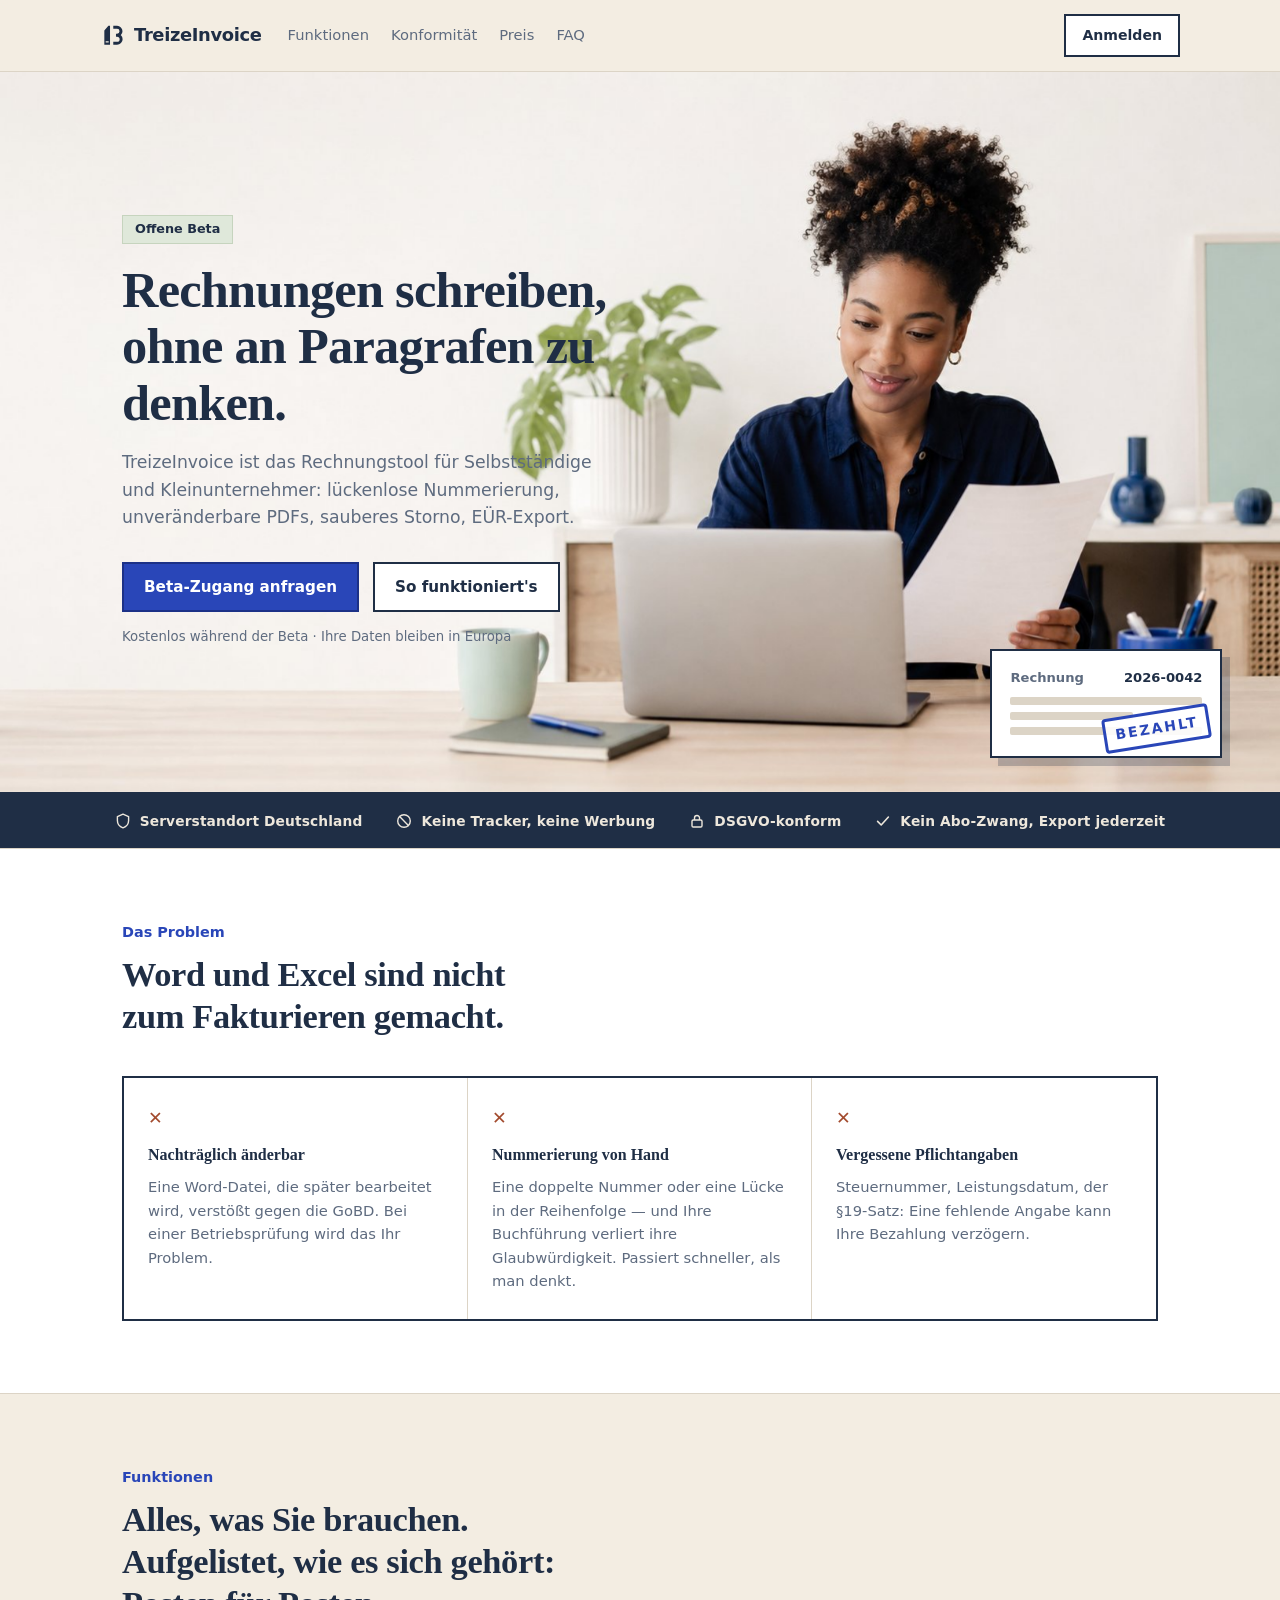
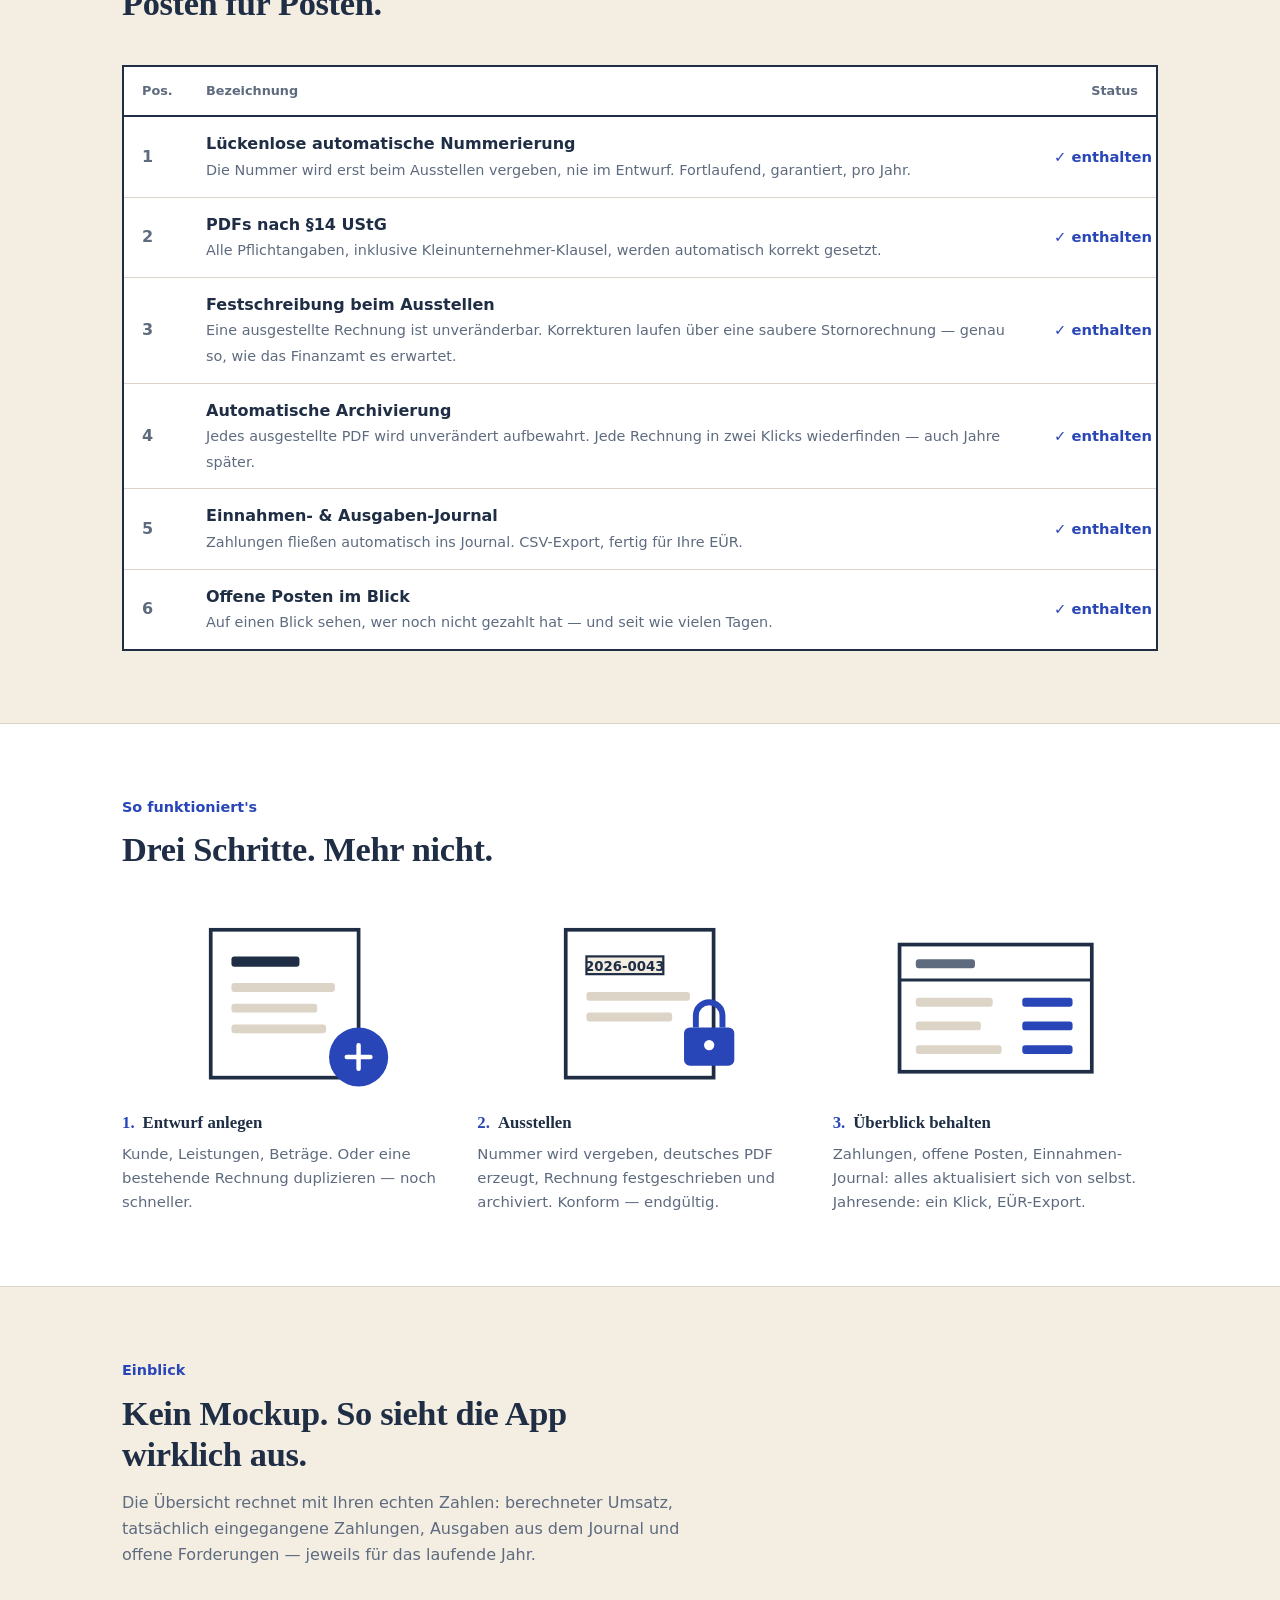
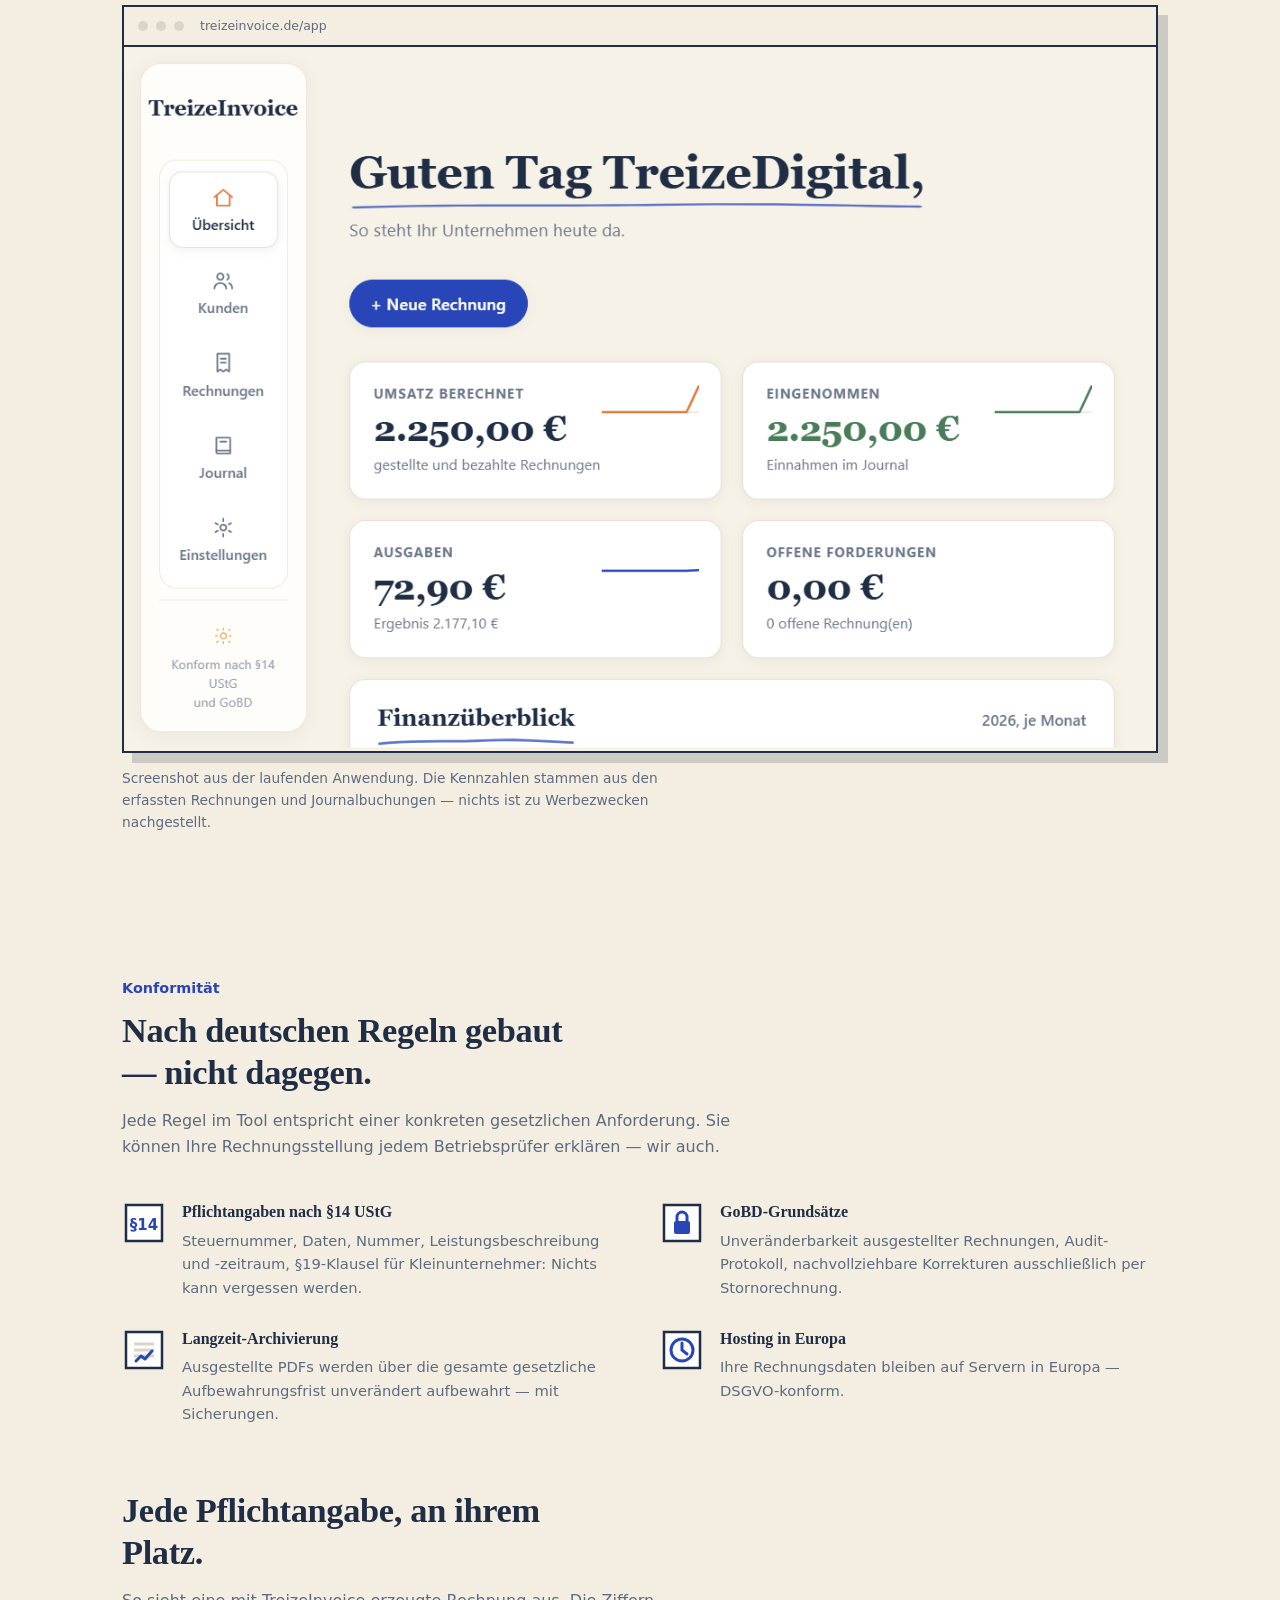
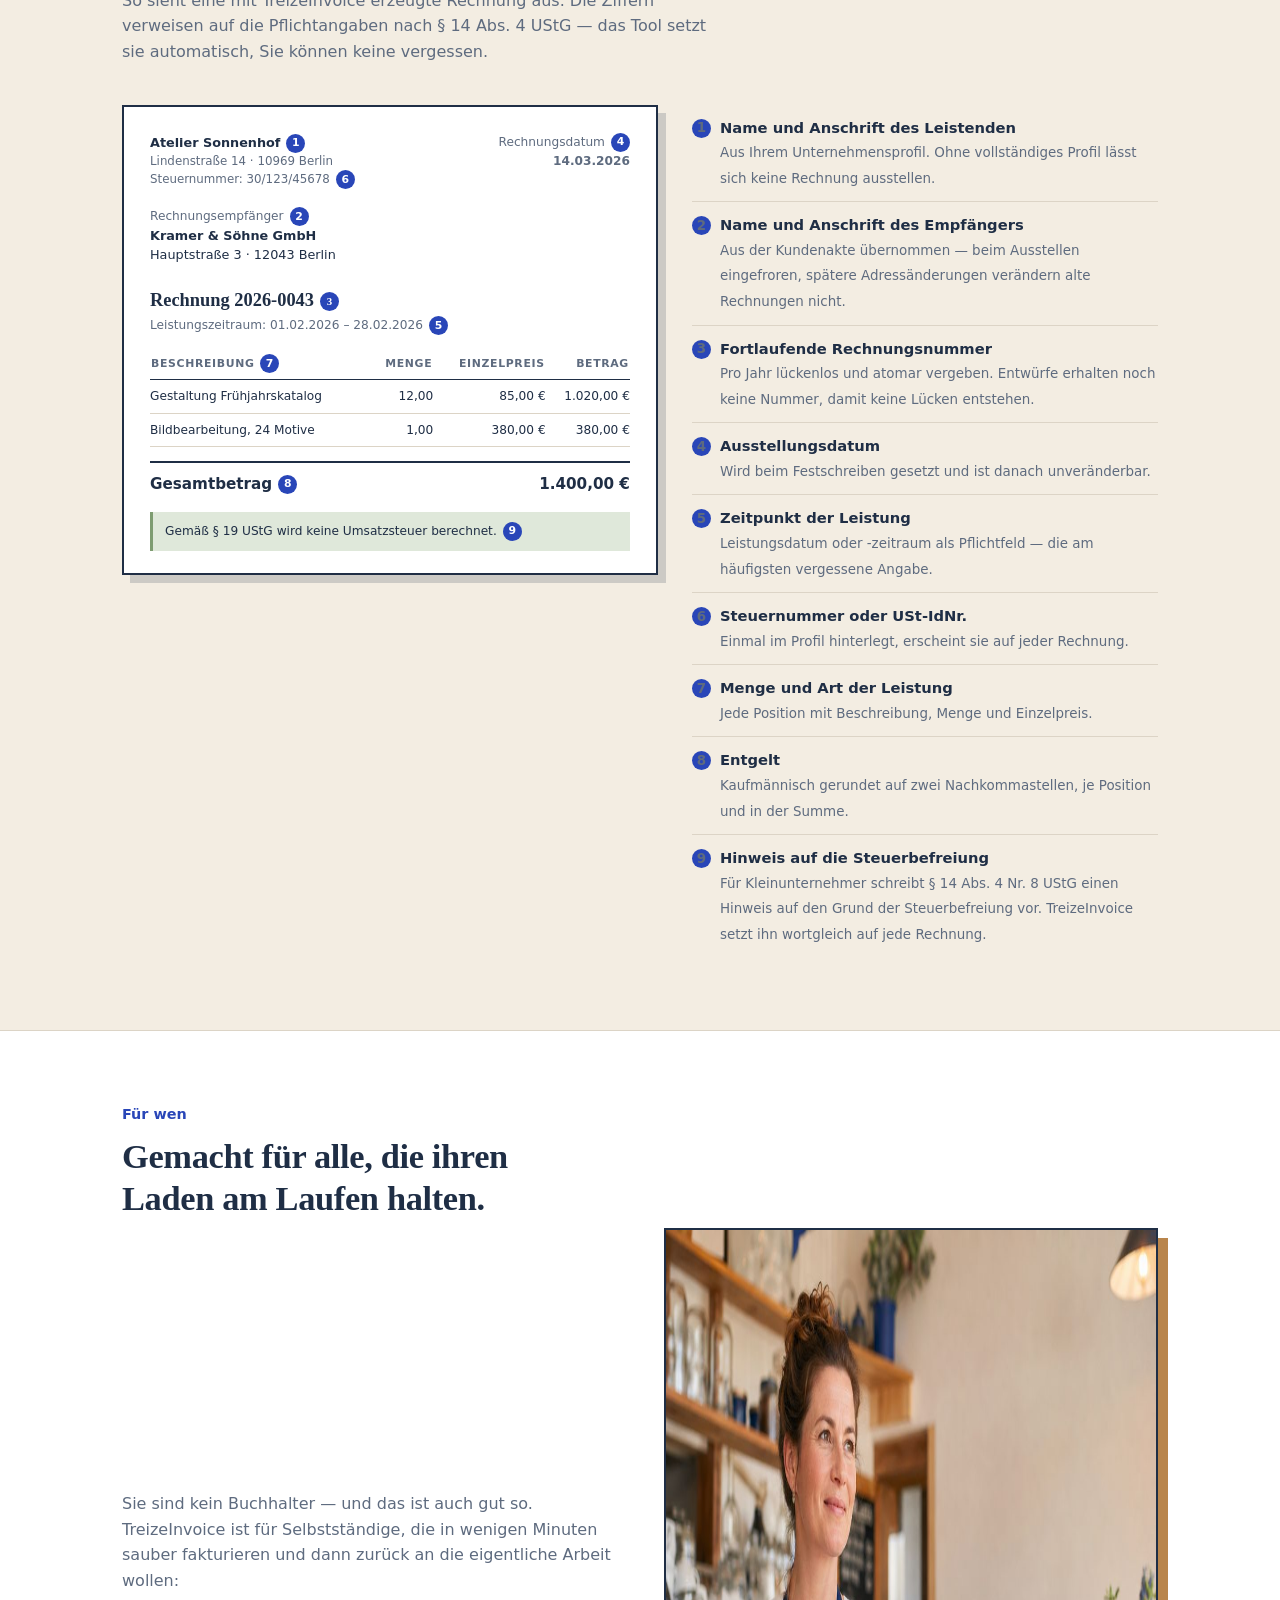
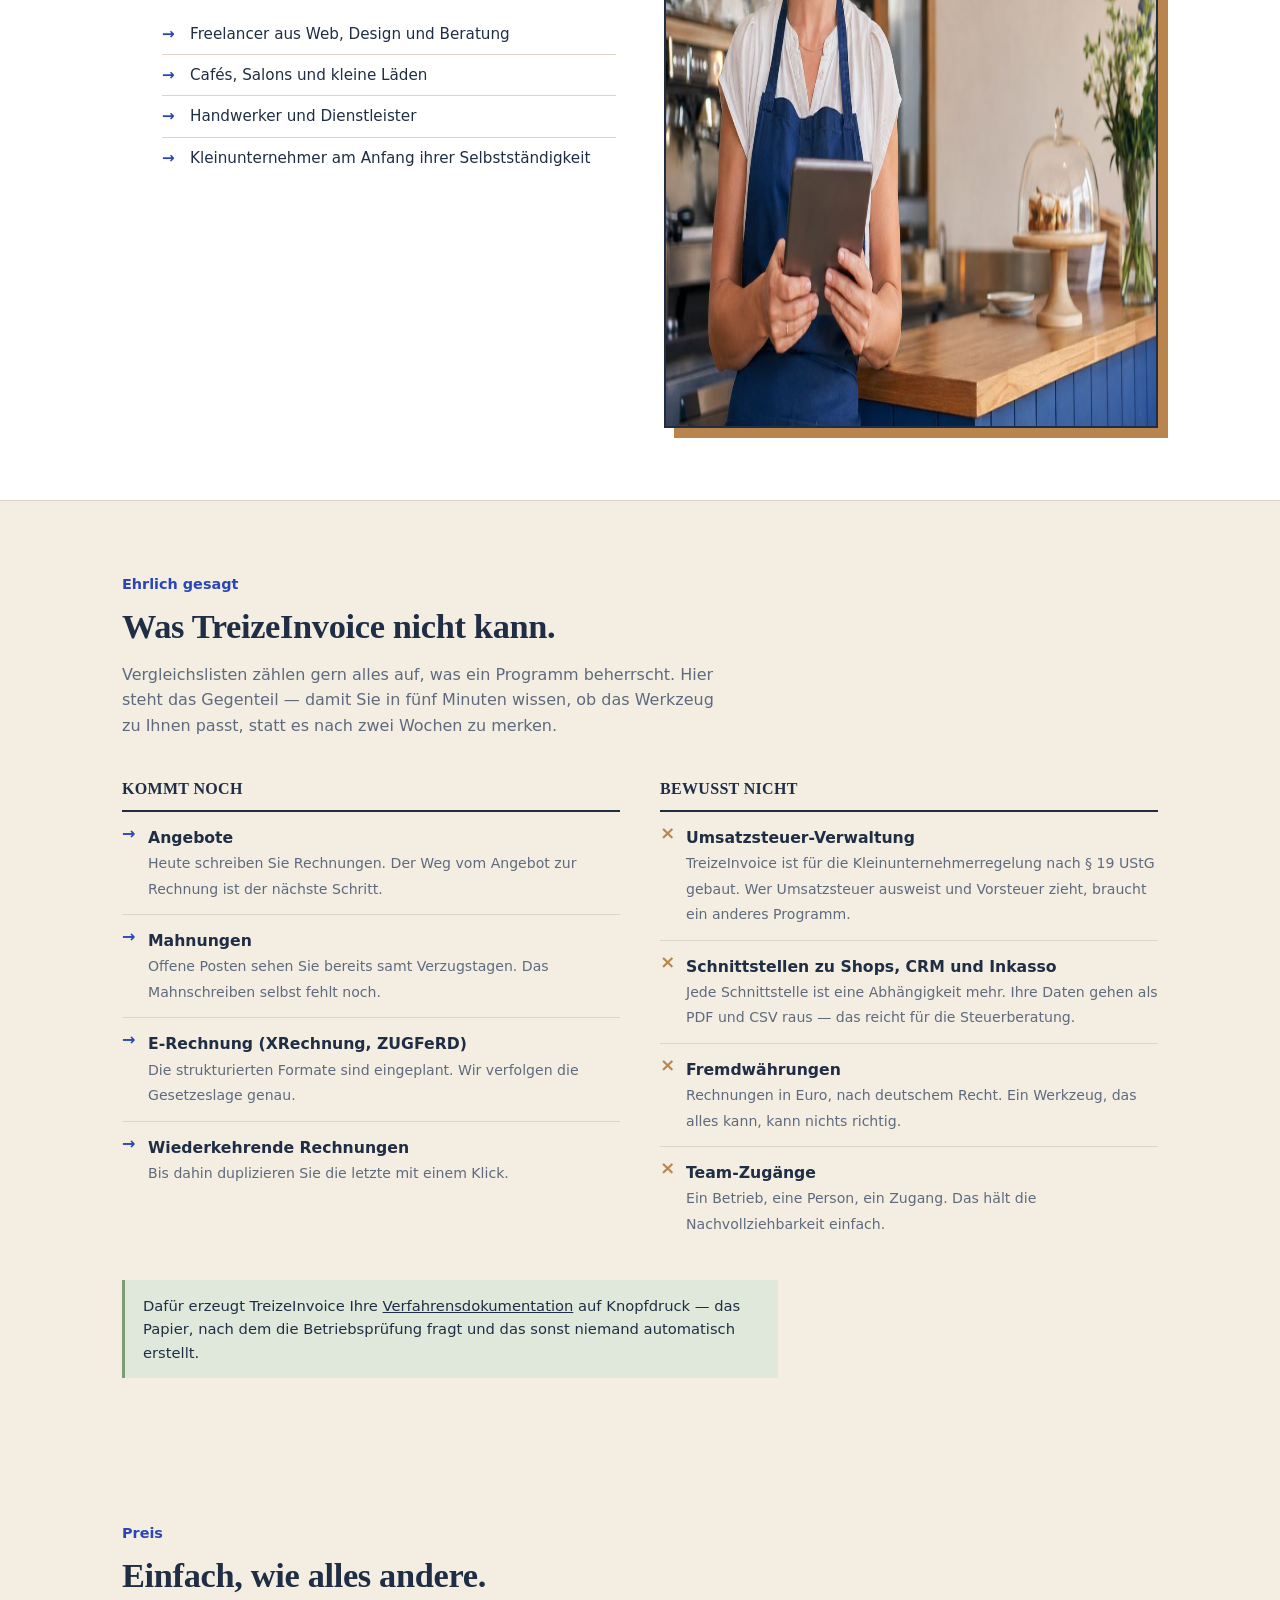
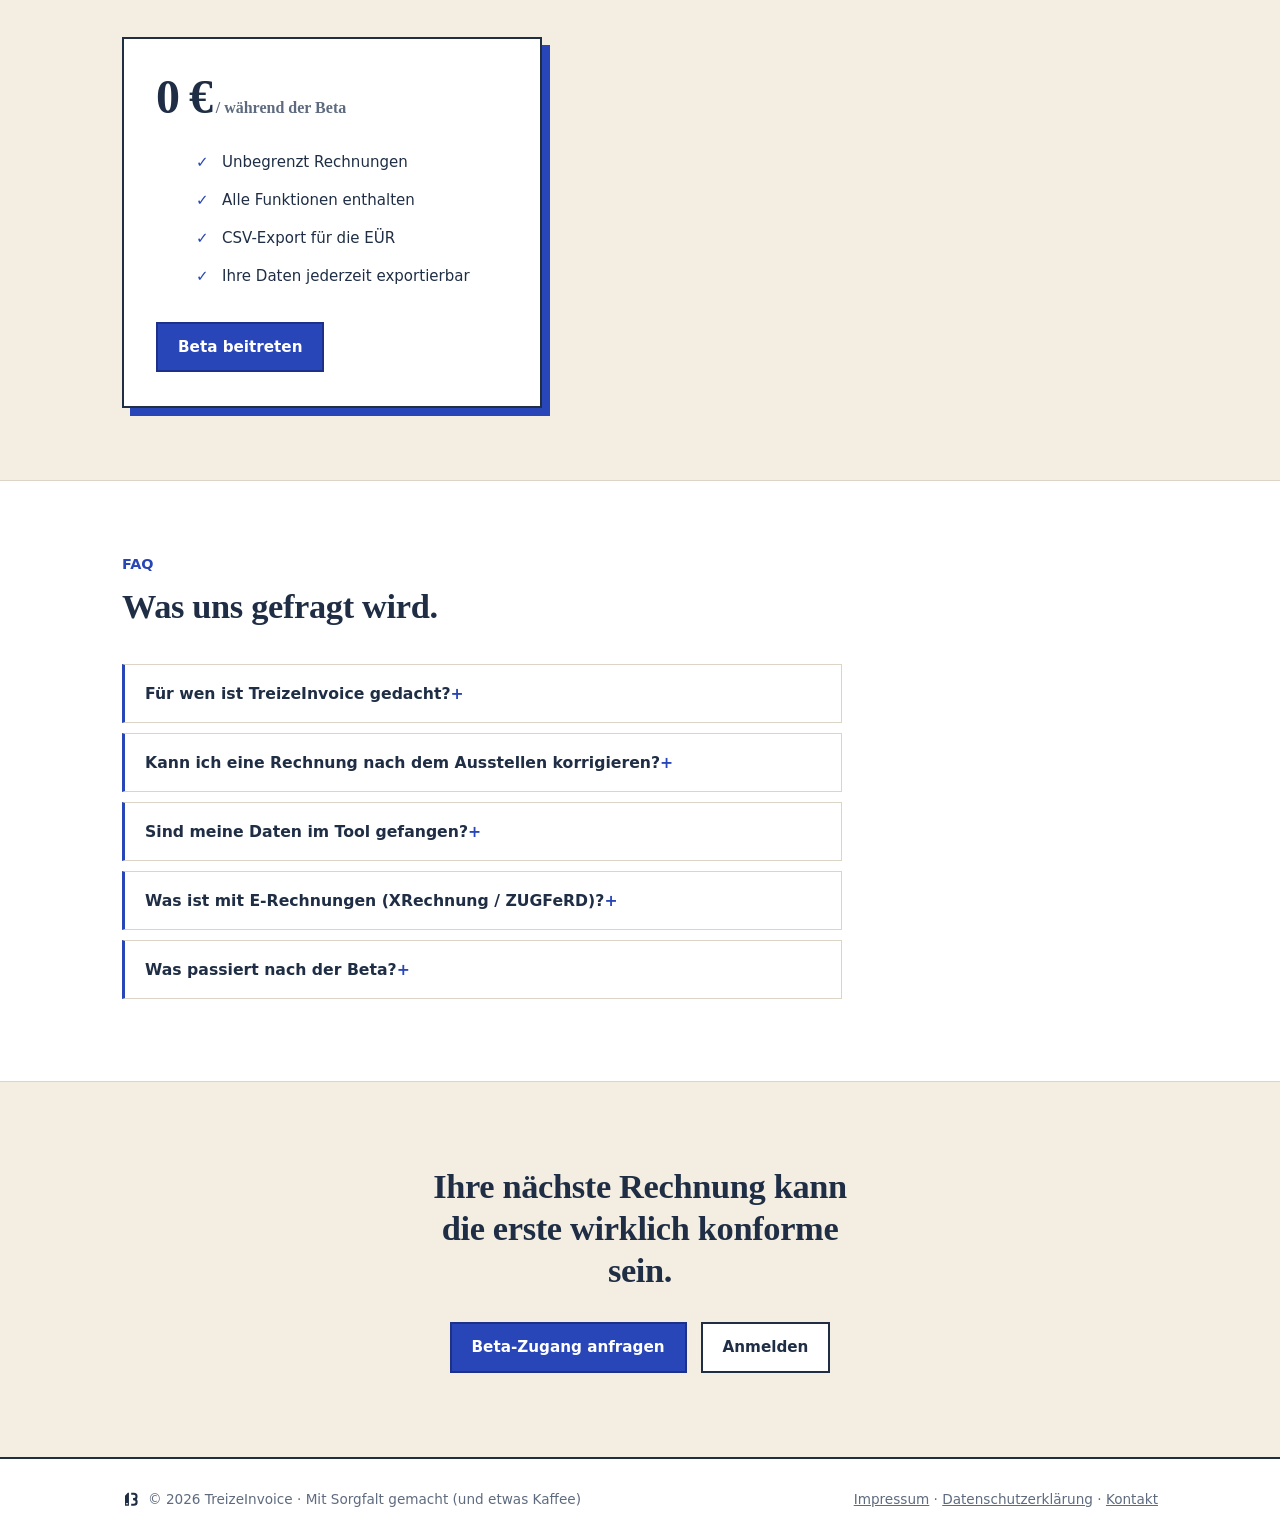
<file: frontend/index.html>
<!doctype html>
<html lang="de">
<head>
<meta charset="utf-8">
<meta name="viewport" content="width=device-width, initial-scale=1">
<title>TreizeInvoice — Rechtssichere Rechnungen für Selbstständige</title>
<link rel="icon" type="image/svg+xml" href="[data-uri]">
<meta name="description" content="Rechnungen nach §14 UStG und GoBD: lückenlose Nummerierung, unveränderbare PDFs, sauberes Storno, EÜR-Export. Gemacht für Kleinunternehmer und Freelancer.">

<!-- Domaine à adapter si l'adresse change. -->
<link rel="canonical" href="https://treizeinvoice.de/">
<meta name="theme-color" content="#2946B8">
<meta name="author" content="TreizeInvoice">

<meta property="og:type" content="website">
<meta property="og:site_name" content="TreizeInvoice">
<meta property="og:locale" content="de_DE">
<meta property="og:url" content="https://treizeinvoice.de/">
<meta property="og:title" content="TreizeInvoice — Rechtssichere Rechnungen für Selbstständige">
<meta property="og:description" content="Rechnungen nach §14 UStG und GoBD: lückenlose Nummerierung, unveränderbare PDFs, sauberes Storno, EÜR-Export.">
<meta property="og:image" content="https://treizeinvoice.de/assets/hero-selbststaendige.jpg">
<meta property="og:image:alt" content="Eine Selbstständige prüft eine Rechnung an ihrem Schreibtisch">

<meta name="twitter:card" content="summary_large_image">
<meta name="twitter:title" content="TreizeInvoice — Rechtssichere Rechnungen für Selbstständige">
<meta name="twitter:description" content="Rechnungen nach §14 UStG und GoBD: lückenlose Nummerierung, unveränderbare PDFs, sauberes Storno, EÜR-Export.">
<meta name="twitter:image" content="https://treizeinvoice.de/assets/hero-selbststaendige.jpg">

<script type="application/ld+json">
{
  "@context": "https://schema.org",
  "@type": "SoftwareApplication",
  "name": "TreizeInvoice",
  "applicationCategory": "BusinessApplication",
  "operatingSystem": "Web",
  "inLanguage": "de",
  "description": "Rechnungsprogramm nach §14 UStG und GoBD für Kleinunternehmer und Freelancer: lückenlose Nummerierung, unveränderbare PDFs, Storno und EÜR-Export.",
  "url": "https://treizeinvoice.de/",
  "featureList": [
    "Lückenlose Rechnungsnummerierung",
    "Unveränderbare PDF-Archivierung nach GoBD",
    "Stornorechnungen",
    "EÜR-Export als CSV"
  ]
}
</script><style>
  :root{
    --bg:#F3EDE2;        /* Creme aus dem Café-Foto */
    --paper:#FFFFFF;
    --ink:#1F2E45;       /* Tiefes Schürzen-Navy */
    --ink-soft:#5E6B7F;
    --blue:#2946B8;      /* Königsblau aus Hemd & Stoffmustern */
    --blue-deep:#1C3187;
    --sage:#DFE8DA;      /* Salbei aus dem T-Shirt, als sanfte Fläche */
    --wood:#B9854C;      /* Holzton der Theke, sparsam */
    --line:#DCD4C6;
    /* Gleiche Display-Schrift wie in der App (app.css), damit Landing und
       Produkt als ein einziges Erzeugnis wahrgenommen werden. */
    --font-display:Georgia,"Iowan Old Style","Times New Roman",serif;
  }
  *{box-sizing:border-box; margin:0;}
  html{scroll-behavior:smooth;}
  @media (prefers-reduced-motion: reduce){
    html{scroll-behavior:auto;}
    *{animation:none !important; transition:none !important;}
  }
  body{
    background:var(--bg);
    color:var(--ink);
    font-family:"Avenir Next","Segoe UI",system-ui,-apple-system,sans-serif;
    line-height:1.6;
  }
  a{color:inherit;}
  .wrap{max-width:1080px; margin:0 auto; padding:0 22px;}

  /* ---------- Barrierefreiheit (BFSG) ---------- */
  :focus-visible{
    outline:3px solid var(--blue);
    outline-offset:3px;
    border-radius:2px;
  }
  .skip{
    position:absolute; left:12px; top:-60px; z-index:100;
    background:var(--ink); color:#fff;
    padding:10px 18px; font-weight:700; font-size:.9rem;
    text-decoration:none;
    transition:top .2s ease;
  }
  .skip:focus{top:12px;}

  /* ---------- Navigation ---------- */
  nav{
    position:sticky; top:0; z-index:50;
    background:rgba(243,237,226,.93);
    backdrop-filter:blur(6px);
    border-bottom:1px solid var(--line);
  }
  .nav-in{
    display:flex; align-items:center; gap:26px;
    padding:14px 0;
  }
  .logo{
    font-weight:800; font-size:1.12rem; letter-spacing:-.02em;
    text-decoration:none;
    display:flex; align-items:center; gap:8px;
  }
  .logo svg{width:26px; height:26px;}
  .nav-links{display:flex; gap:22px; flex:1; font-size:.92rem;}
  .nav-links a{text-decoration:none; color:var(--ink-soft);}
  .nav-links a:hover{color:var(--ink);}
  .btn{
    display:inline-block;
    text-decoration:none;
    font-weight:600;
    font-size:.95rem;
    padding:11px 20px;
    border:2px solid var(--ink);
    background:var(--paper);
    color:var(--ink);
    transition:transform .12s ease, box-shadow .12s ease;
  }
  .btn:hover{transform:translate(-1px,-1px); box-shadow:3px 3px 0 var(--ink);}
  .btn.primary{
    background:var(--blue);
    border-color:var(--blue-deep);
    color:#fff;
  }
  .btn.primary:hover{box-shadow:3px 3px 0 var(--blue-deep);}
  .btn.small{padding:8px 16px; font-size:.88rem;}

  /* ---------- Hero ---------- */
  .hero{
    position:relative;
    border-bottom:2px solid var(--ink);
    background:#F4F0E8;
  }
  .hero-bg{
    display:block;
    width:100%;
    min-height:560px;
    max-height:720px;
    object-fit:cover;
    object-position:74% center;
  }
  .hero-inner{
    position:absolute;
    inset:0;
    display:flex;
    align-items:center;
  }
  .hero-inner .wrap{width:100%;}
  .hero-content{max-width:520px;}
  .badge{
    display:inline-block;
    font-size:.8rem;
    font-weight:700;
    background:var(--sage);
    border:1px solid #C6D4BE;
    padding:3px 12px;
    margin-bottom:18px;
  }
  h1{
    font-family:var(--font-display);
    font-size:clamp(2rem, 4vw, 3.15rem);
    font-weight:700;
    letter-spacing:-.015em;
    line-height:1.12;
  }
  .hero p.lead{
    margin-top:18px;
    font-size:1.08rem;
    color:var(--ink-soft);
    max-width:44ch;
  }
  .hero-cta{margin-top:30px; display:flex; gap:14px; flex-wrap:wrap;}
  .hero-note{margin-top:14px; font-size:.83rem; color:var(--ink-soft);}

  .invoice-chip{
    position:absolute;
    right:4.5%;
    bottom:34px;
    background:var(--paper);
    border:2px solid var(--ink);
    padding:16px 18px 14px;
    width:232px;
    box-shadow:8px 8px 0 rgba(31,46,69,.25);
  }
  .invoice-chip .nr{
    font-size:.82rem;
    font-weight:700;
    color:var(--ink-soft);
    display:flex;
    justify-content:space-between;
    margin-bottom:9px;
  }
  .invoice-chip .nr b{color:var(--ink); font-variant-numeric:tabular-nums;}
  .invoice-chip .row{height:8px; background:var(--line); border-radius:2px; margin:7px 0;}
  .invoice-chip .row.short{width:64%;}
  .invoice-chip .stamp{
    position:absolute;
    right:10px; bottom:10px;
    border:3px solid var(--blue);
    color:var(--blue);
    font-weight:800;
    font-size:.88rem;
    letter-spacing:2px;
    padding:3px 9px;
    transform:rotate(-9deg);
    border-radius:4px;
    background:rgba(255,255,255,.88);
    animation:stampIn .5s ease-out .6s both;
  }
  @keyframes stampIn{
    0%{opacity:0; transform:scale(2) rotate(-16deg);}
    70%{opacity:1; transform:scale(.95) rotate(-9deg);}
    100%{opacity:1; transform:scale(1) rotate(-9deg);}
  }

  /* ---------- Abschnitte ---------- */
  section{padding:72px 0;}
  section.alt{background:var(--paper); border-top:1px solid var(--line); border-bottom:1px solid var(--line);}
  .kicker{font-size:.9rem; font-weight:700; color:var(--blue); margin-bottom:10px;}
  h3, .price-card .amount{font-family:var(--font-display);}
  h2{
    font-family:var(--font-display);
    font-size:clamp(1.55rem, 2.8vw, 2.15rem);
    font-weight:700;
    letter-spacing:-.01em;
    line-height:1.22;
    max-width:26ch;
  }
  .section-lead{margin-top:14px; color:var(--ink-soft); max-width:60ch;}

  /* ---------- Problem ---------- */
  .problem-grid{
    margin-top:38px;
    display:grid;
    grid-template-columns:repeat(3,1fr);
    border:2px solid var(--ink);
    background:var(--paper);
  }
  .problem{padding:26px 24px; border-right:1px solid var(--line);}
  .problem:last-child{border-right:none;}
  .problem h3{font-size:1rem; font-weight:700; margin-bottom:8px;}
  .problem p{font-size:.92rem; color:var(--ink-soft);}
  .problem .x{font-weight:800; color:#A34B2E; font-size:1.1rem; display:block; margin-bottom:10px;}

  /* ---------- Funktionen: Posten-Liste ---------- */
  .ledger{margin-top:40px; background:var(--paper); border:2px solid var(--ink);}
  .ledger-head, .ledger-row{
    display:grid;
    grid-template-columns:64px 1fr 120px;
    align-items:center;
  }
  .ledger-head{
    border-bottom:2px solid var(--ink);
    font-size:.8rem;
    font-weight:700;
    color:var(--ink-soft);
  }
  .ledger-head > div, .ledger-row > div{padding:14px 18px;}
  .ledger-row{border-bottom:1px solid var(--line);}
  .ledger-row:last-child{border-bottom:none;}
  .ledger-row .pos{font-variant-numeric:tabular-nums; font-weight:700; color:var(--ink-soft);}
  .ledger-row .des b{display:block; font-size:1rem;}
  .ledger-row .des span{font-size:.9rem; color:var(--ink-soft);}
  .ledger-row .inc{
    font-weight:700; color:var(--blue); font-size:.92rem;
    text-align:right; white-space:nowrap;
  }

  /* ---------- Schritte ---------- */
  .steps{margin-top:44px; display:grid; grid-template-columns:repeat(3,1fr); gap:30px;}
  .step svg{width:100%; height:auto; display:block; margin-bottom:18px;}
  .step h3{font-size:1.05rem; font-weight:700;}
  .step h3 em{font-style:normal; color:var(--blue); font-variant-numeric:tabular-nums; margin-right:8px;}
  .step p{font-size:.93rem; color:var(--ink-soft); margin-top:6px;}

  /* ---------- Konformität ---------- */
  .conf{margin-top:40px; display:grid; grid-template-columns:repeat(2,1fr); gap:26px 40px;}
  .conf-item{display:flex; gap:16px; align-items:flex-start;}
  .conf-item svg{flex:0 0 44px; margin-top:2px;}
  .conf-item h3{font-size:1rem; font-weight:700;}
  .conf-item p{font-size:.92rem; color:var(--ink-soft); margin-top:4px;}

  /* ---------- Für wen ---------- */
  .wen-grid{
    display:grid;
    grid-template-columns:1fr 1fr;
    gap:48px;
    align-items:center;
    margin-top:8px;
  }
  .wen-grid img{
    width:100%;
    display:block;
    border:2px solid var(--ink);
    box-shadow:10px 10px 0 var(--wood);
  }
  .wen-list{list-style:none; margin-top:20px; font-size:.95rem;}
  .wen-list li{padding:8px 0 8px 28px; position:relative; border-bottom:1px solid var(--line);}
  .wen-list li:last-child{border-bottom:none;}
  .wen-list li::before{content:"→"; position:absolute; left:0; color:var(--blue); font-weight:800;}

  /* ---------- Preis ---------- */
  .price-card{
    margin-top:40px;
    background:var(--paper);
    border:2px solid var(--ink);
    max-width:420px;
    padding:34px 32px;
    box-shadow:8px 8px 0 var(--blue);
  }
  .price-card .amount{font-size:3rem; font-weight:800; letter-spacing:-.03em; line-height:1;}
  .price-card .amount small{font-size:1rem; font-weight:600; color:var(--ink-soft); letter-spacing:0;}
  .price-card ul{list-style:none; margin:22px 0 26px; font-size:.94rem;}
  .price-card li{padding:7px 0 7px 26px; position:relative;}
  .price-card li::before{content:"✓"; position:absolute; left:0; color:var(--blue); font-weight:800;}

  /* ---------- FAQ ---------- */
  .faq{margin-top:36px; max-width:720px;}
  details{
    background:var(--paper);
    border:1px solid var(--line);
    border-left:3px solid var(--blue);
    margin-bottom:10px;
    padding:16px 20px;
  }
  summary{cursor:pointer; font-weight:600; font-size:.98rem; list-style:none;}
  summary::-webkit-details-marker{display:none;}
  summary::after{color:var(--blue); font-weight:800;}
  
  details p{margin-top:10px; font-size:.93rem; color:var(--ink-soft);}
    /* ---------- Abschluss + Footer ---------- */
  .final{text-align:center; padding:84px 0;}
  .final h2{margin:0 auto;}
  .final .hero-cta{justify-content:center;}
  footer{
    border-top:2px solid var(--ink);
    background:var(--paper);
    padding:30px 0;
    font-size:.85rem;
    color:var(--ink-soft);
  }
  .foot-in{display:flex; justify-content:space-between; gap:20px; flex-wrap:wrap;}
  footer a{color:var(--ink-soft);}

  /* ---------- Vertrauensleiste ---------- */
  .trustbar{
    background:var(--ink);
    color:#EDE7DC;
    padding:0;
    border:none;
  }
  .trustbar ul{
    list-style:none;
    display:flex;
    flex-wrap:wrap;
    justify-content:center;
    gap:10px 34px;
    padding:16px 22px;
    margin:0;
    font-size:.86rem;
    font-weight:600;
    letter-spacing:.01em;
  }
  .trustbar li{display:flex; align-items:center; gap:9px;}
  .trustbar svg{flex:0 0 16px; width:16px; height:16px;}

  /* ---------- Einblick in die App ---------- */
  .shot{
    margin-top:38px;
    border:2px solid var(--ink);
    background:var(--paper);
    box-shadow:10px 10px 0 rgba(31,46,69,.18);
    overflow:hidden;
  }
  .shot-bar{
    display:flex; align-items:center; gap:8px;
    padding:9px 14px;
    background:var(--bg);
    border-bottom:2px solid var(--ink);
  }
  .shot-bar i{width:10px; height:10px; border-radius:50%; background:var(--line); display:block;}
  .shot-bar span{
    margin-left:8px; font-size:.78rem; color:var(--ink-soft);
    font-variant-numeric:tabular-nums;
  }
  .shot img{display:block; width:100%; height:auto;}
  .shot-caption{
    font-size:.86rem; color:var(--ink-soft);
    margin-top:14px; max-width:62ch;
  }

  /* ---------- Musterrechnung mit Paragrafen-Hinweisen ---------- */
  .muster{
    margin-top:40px;
    display:grid;
    grid-template-columns:minmax(0,1.15fr) minmax(0,1fr);
    gap:34px;
    align-items:start;
  }
  .beleg{
    background:var(--paper);
    border:2px solid var(--ink);
    box-shadow:8px 8px 0 rgba(31,46,69,.18);
    padding:26px 26px 22px;
    font-size:.8rem;
    line-height:1.5;
  }
  .beleg-head{display:flex; justify-content:space-between; gap:18px; align-items:flex-start;}
  .beleg-abs{font-weight:700;}
  .beleg-abs small{display:block; font-weight:400; color:var(--ink-soft); font-size:.74rem;}
  .beleg-titel{
    font-family:var(--font-display);
    font-size:1.15rem; font-weight:700;
    margin:22px 0 2px;
  }
  .beleg-meta{color:var(--ink-soft); font-size:.76rem;}
  .beleg-empf{margin-top:18px;}
  .beleg table{width:100%; border-collapse:collapse; margin-top:18px; font-size:.76rem;}
  .beleg th{
    text-align:left; font-weight:700; font-size:.68rem;
    text-transform:uppercase; letter-spacing:.06em; color:var(--ink-soft);
    border-bottom:1.5px solid var(--ink); padding-bottom:6px;
  }
  .beleg td{padding:7px 0; border-bottom:1px solid var(--line);}
  .beleg th.num, .beleg td.num{text-align:right; font-variant-numeric:tabular-nums;}
  .beleg-summe{
    display:flex; justify-content:space-between;
    margin-top:14px; padding-top:10px;
    border-top:2px solid var(--ink);
    font-weight:700; font-size:.95rem;
    font-variant-numeric:tabular-nums;
  }
  .beleg-hinweis{
    margin-top:16px; padding:10px 12px;
    background:var(--sage); border-left:3px solid #7E9C71;
    font-size:.76rem;
  }
  .mark{
    display:inline-flex; align-items:center; justify-content:center;
    width:19px; height:19px; flex:0 0 19px;
    border-radius:50%;
    background:var(--blue); color:#fff;
    font-size:.68rem; font-weight:700; font-variant-numeric:tabular-nums;
    vertical-align:middle;
    margin-right:7px;
  }
  .beleg .mark{margin:0 0 0 6px;}
  .legende{list-style:none; margin:0; padding:0;}
  .legende li{
    display:flex; gap:2px; align-items:flex-start;
    padding:11px 0;
    border-bottom:1px solid var(--line);
  }
  .legende li:last-child{border-bottom:none;}
  .legende b{display:block; font-size:.92rem;}
  .legende span{font-size:.84rem; color:var(--ink-soft);}
  .legende .mark{margin-top:3px;}

  /* ---------- Ce que l'outil ne fait pas ---------- */
  .grenzen-grid{
    margin-top:38px;
    display:grid;
    grid-template-columns:repeat(2,minmax(0,1fr));
    gap:26px 40px;
  }
  .grenzen-block h3{
    font-size:1rem;
    letter-spacing:.02em;
    text-transform:uppercase;
    padding-bottom:8px;
    border-bottom:2px solid var(--ink);
  }
  .grenzen-list{list-style:none; margin:0; padding:0;}
  .grenzen-list li{
    padding:13px 0 13px 26px;
    border-bottom:1px solid var(--line);
    position:relative;
  }
  .grenzen-list li:last-child{border-bottom:none;}
  .grenzen-list li::before{
    position:absolute;
    left:0; top:14px;
    font-weight:700;
    line-height:1;
  }
  .grenzen-list.soon li::before{content:"→"; color:var(--blue);}
  .grenzen-list.never li::before{content:"×"; color:var(--wood); font-size:1.15em; top:12px;}
  .grenzen-list b{display:block; font-size:.98rem;}
  .grenzen-list span{font-size:.88rem; color:var(--ink-soft);}
  .grenzen-note{
    margin-top:30px;
    padding:14px 18px;
    background:var(--sage);
    border-left:3px solid #7E9C71;
    font-size:.92rem;
    max-width:70ch;
  }


  /* ---------- Animations ---------- */
  @media (prefers-reduced-motion: no-preference){
    /* Entrée orchestrée du hero */
    .hero{overflow:hidden;}
    .hero-bg{animation:heroZoom 1.6s ease-out both;}
    @keyframes heroZoom{from{transform:scale(1.05);} to{transform:scale(1);}}
    .hero-content > *{animation:rise .6s ease-out both;}
    .hero-content > :nth-child(1){animation-delay:.05s;}
    .hero-content > :nth-child(2){animation-delay:.14s;}
    .hero-content > :nth-child(3){animation-delay:.24s;}
    .hero-content > :nth-child(4){animation-delay:.34s;}
    .hero-content > :nth-child(5){animation-delay:.42s;}
    @keyframes rise{from{opacity:0; transform:translateY(18px);} to{opacity:1; transform:none;}}
    .invoice-chip{animation:chipIn .5s ease-out .75s both;}
    @keyframes chipIn{from{opacity:0; transform:translateY(14px);} to{opacity:1; transform:none;}}
    .invoice-chip .stamp{animation-delay:1.15s;}

    /* Révélation au scroll */
    .rv{opacity:0; transform:translateY(20px); transition:opacity .55s ease, transform .55s ease; transition-delay:var(--d,0s);}
    .rv.in{opacity:1; transform:none;}

    /* Les ✓ se font tamponner ligne par ligne. Amplitude volontairement
       reduite : au-dela de ~1.25 l'effet devenait tape-a-l'oeil et debordait
       sur petits ecrans. */
    .ledger-row .inc{opacity:0; transform:scale(1.25) rotate(-4deg); transform-origin:right center;}
    .ledger-row.in .inc{
      opacity:1; transform:scale(1) rotate(0);
      transition:opacity .25s ease, transform .35s cubic-bezier(.2,1.2,.4,1);
      transition-delay:calc(var(--d,0s) + .3s);
    }

    /* Boutons : enfoncement au clic */
    .btn:active{transform:translate(2px,2px); box-shadow:none;}

    /* Nav : ombre discrète après le premier scroll */
    nav{transition:box-shadow .25s ease;}
    nav.scrolled{box-shadow:0 3px 0 rgba(31,46,69,.1);}

    /* FAQ : ouverture fluide + croix qui pivote */
    summary::after{content:" +"; display:inline-block; transition:transform .3s ease; transform-origin:60% 55%;}
    details[open] summary::after{content:" +"; transform:rotate(45deg);}
    .faq-body{display:grid; grid-template-rows:0fr; transition:grid-template-rows .35s ease;}
    details[open] .faq-body{grid-template-rows:1fr;}
    .faq-body > div{overflow:hidden;}
  }

  /* ---------- Responsive ---------- */
  @media (max-width:860px){
    .hero{display:flex; flex-direction:column-reverse;}
    .hero-inner{position:static;}
    .hero-content{max-width:100%; padding:34px 0 30px;}
    .hero-bg{min-height:0; max-height:320px; object-position:72% center;}
    .invoice-chip{display:none;}
    .problem-grid{grid-template-columns:1fr;}
    .problem{border-right:none; border-bottom:1px solid var(--line);}
    .problem:last-child{border-bottom:none;}
    .steps{grid-template-columns:1fr;}
    .conf{grid-template-columns:1fr;}
    .wen-grid{grid-template-columns:1fr; gap:30px;}
    .nav-links{display:none;}
    .nav-in{justify-content:space-between;}
    /* Les colonnes fixes de 64px et 120px plus les marges depassaient la largeur. */
    .ledger-head, .ledger-row{grid-template-columns:32px 1fr 88px;}
    .ledger-head > div, .ledger-row > div{padding:12px 10px; min-width:0;}
    .ledger-row .des b, .ledger-row .des span{overflow-wrap:anywhere;}
    /* L'etat initial de l'animation agrandit l'element de 70% : sans point
       d'origine a droite, il depassait le bord de l'ecran avant d'etre anime. */
    .ledger-row .inc{font-size:.8rem; transform-origin:right center;}
    .ledger{overflow-x:clip;}
    .muster{grid-template-columns:1fr; gap:26px;}
    .beleg{padding:20px 16px 18px; box-shadow:5px 5px 0 rgba(31,46,69,.18);}
    .beleg-head{flex-direction:column; gap:10px;}
    .shot{box-shadow:5px 5px 0 rgba(31,46,69,.18);}
    .trustbar ul{gap:8px 20px; font-size:.8rem;}
    .grenzen-grid{grid-template-columns:1fr; gap:24px;}
  }
</style>
</head>
<body>

<a class="skip" href="#hauptinhalt">Zum Inhalt springen</a>

<nav>
  <div class="wrap nav-in">
    <a class="logo" href="#"><svg viewBox="0 0 96 96" xmlns="http://www.w3.org/2000/svg"><path fill-rule="evenodd" d="M 16 31 L 31 14 H 37 V 84 H 16 Z M 21 71 h 11 v 5 h -11 z" fill="#1F2E45"/><path d="M 49 19.5 H 63 A 14.5 14.5 0 0 1 63 48.5 H 59 M 59 48.5 H 63 A 15 15 0 0 1 63 78.5 H 49" fill="none" stroke="#1F2E45" stroke-width="11" stroke-linejoin="round"/></svg>TreizeInvoice</a>
    <div class="nav-links">
      <a href="#funktionen">Funktionen</a>
      <a href="#konformitaet">Konformität</a>
      <a href="#preis">Preis</a>
      <a href="#faq">FAQ</a>
    </div>
    <a class="btn small" href="/login">Anmelden</a>
  </div>
</nav>

<header class="hero" id="hauptinhalt">
  <img class="hero-bg" src="assets/hero-selbststaendige.jpg" width="1600" height="900" fetchpriority="high" decoding="async" alt="Eine Selbstständige prüft eine Rechnung an ihrem Schreibtisch">
  <div class="hero-inner">
    <div class="wrap">
      <div class="hero-content">
        <span class="badge">Offene Beta</span>
        <h1>Rechnungen schreiben, ohne an Paragrafen zu denken.</h1>
        <p class="lead">TreizeInvoice ist das Rechnungstool für Selbstständige und Kleinunternehmer: lückenlose Nummerierung, unveränderbare PDFs, sauberes Storno, EÜR-Export.</p>
        <div class="hero-cta">
          <a class="btn primary" href="/register">Beta-Zugang anfragen</a>
          <a class="btn" href="#funktionen">So funktioniert's</a>
        </div>
        <p class="hero-note">Kostenlos während der Beta · Ihre Daten bleiben in Europa</p>
      </div>
    </div>
  </div>
  <div class="invoice-chip" aria-hidden="true">
    <div class="nr"><span>Rechnung</span><b>2026-0042</b></div>
    <div class="row"></div>
    <div class="row short"></div>
    <div class="row"></div>
    <span class="stamp">BEZAHLT</span>
  </div>
</header>

<div class="trustbar">
  <ul>
    <li>
      <svg viewBox="0 0 16 16" xmlns="http://www.w3.org/2000/svg" aria-hidden="true"><path d="M8 1.2 2.4 3.6v4c0 3.3 2.3 6.2 5.6 7.2 3.3-1 5.6-3.9 5.6-7.2v-4L8 1.2Z" fill="none" stroke="currentColor" stroke-width="1.4" stroke-linejoin="round"/></svg>
      Serverstandort Deutschland
    </li>
    <li>
      <svg viewBox="0 0 16 16" xmlns="http://www.w3.org/2000/svg" aria-hidden="true"><circle cx="8" cy="8" r="6.3" fill="none" stroke="currentColor" stroke-width="1.4"/><path d="M3.6 3.6 12.4 12.4" stroke="currentColor" stroke-width="1.4" stroke-linecap="round"/></svg>
      Keine Tracker, keine Werbung
    </li>
    <li>
      <svg viewBox="0 0 16 16" xmlns="http://www.w3.org/2000/svg" aria-hidden="true"><rect x="3" y="7" width="10" height="7" rx="1.2" fill="none" stroke="currentColor" stroke-width="1.4"/><path d="M5.5 7V5a2.5 2.5 0 0 1 5 0v2" fill="none" stroke="currentColor" stroke-width="1.4"/></svg>
      DSGVO-konform
    </li>
    <li>
      <svg viewBox="0 0 16 16" xmlns="http://www.w3.org/2000/svg" aria-hidden="true"><path d="M2.6 8.4 6.2 12l7.2-8" fill="none" stroke="currentColor" stroke-width="1.6" stroke-linecap="round" stroke-linejoin="round"/></svg>
      Kein Abo-Zwang, Export jederzeit
    </li>
  </ul>
</div>

<section class="alt">
  <div class="wrap">
    <div class="kicker">Das Problem</div>
    <h2>Word und Excel sind nicht zum Fakturieren gemacht.</h2>
    <div class="problem-grid">
      <div class="problem">
        <span class="x">✕</span>
        <h3>Nachträglich änderbar</h3>
        <p>Eine Word-Datei, die später bearbeitet wird, verstößt gegen die GoBD. Bei einer Betriebsprüfung wird das Ihr Problem.</p>
      </div>
      <div class="problem">
        <span class="x">✕</span>
        <h3>Nummerierung von Hand</h3>
        <p>Eine doppelte Nummer oder eine Lücke in der Reihenfolge — und Ihre Buchführung verliert ihre Glaubwürdigkeit. Passiert schneller, als man denkt.</p>
      </div>
      <div class="problem">
        <span class="x">✕</span>
        <h3>Vergessene Pflichtangaben</h3>
        <p>Steuernummer, Leistungsdatum, der §19-Satz: Eine fehlende Angabe kann Ihre Bezahlung verzögern.</p>
      </div>
    </div>
  </div>
</section>

<section id="funktionen">
  <div class="wrap">
    <div class="kicker">Funktionen</div>
    <h2>Alles, was Sie brauchen. Aufgelistet, wie es sich gehört: Posten für Posten.</h2>
    <div class="ledger" role="table" aria-label="Funktionsübersicht">
      <div class="ledger-head" role="row">
        <div role="columnheader">Pos.</div><div role="columnheader">Bezeichnung</div><div role="columnheader" style="text-align:right">Status</div>
      </div>
      <div class="ledger-row" role="row">
        <div class="pos" role="cell">1</div>
        <div class="des" role="cell"><b>Lückenlose automatische Nummerierung</b><span>Die Nummer wird erst beim Ausstellen vergeben, nie im Entwurf. Fortlaufend, garantiert, pro Jahr.</span></div>
        <div class="inc" role="cell">✓ enthalten</div>
      </div>
      <div class="ledger-row" role="row">
        <div class="pos" role="cell">2</div>
        <div class="des" role="cell"><b>PDFs nach §14 UStG</b><span>Alle Pflichtangaben, inklusive Kleinunternehmer-Klausel, werden automatisch korrekt gesetzt.</span></div>
        <div class="inc" role="cell">✓ enthalten</div>
      </div>
      <div class="ledger-row" role="row">
        <div class="pos" role="cell">3</div>
        <div class="des" role="cell"><b>Festschreibung beim Ausstellen</b><span>Eine ausgestellte Rechnung ist unveränderbar. Korrekturen laufen über eine saubere Stornorechnung — genau so, wie das Finanzamt es erwartet.</span></div>
        <div class="inc" role="cell">✓ enthalten</div>
      </div>
      <div class="ledger-row" role="row">
        <div class="pos" role="cell">4</div>
        <div class="des" role="cell"><b>Automatische Archivierung</b><span>Jedes ausgestellte PDF wird unverändert aufbewahrt. Jede Rechnung in zwei Klicks wiederfinden — auch Jahre später.</span></div>
        <div class="inc" role="cell">✓ enthalten</div>
      </div>
      <div class="ledger-row" role="row">
        <div class="pos" role="cell">5</div>
        <div class="des" role="cell"><b>Einnahmen- &amp; Ausgaben-Journal</b><span>Zahlungen fließen automatisch ins Journal. CSV-Export, fertig für Ihre EÜR.</span></div>
        <div class="inc" role="cell">✓ enthalten</div>
      </div>
      <div class="ledger-row" role="row">
        <div class="pos" role="cell">6</div>
        <div class="des" role="cell"><b>Offene Posten im Blick</b><span>Auf einen Blick sehen, wer noch nicht gezahlt hat — und seit wie vielen Tagen.</span></div>
        <div class="inc" role="cell">✓ enthalten</div>
      </div>
    </div>
  </div>
</section>

<section class="alt">
  <div class="wrap">
    <div class="kicker">So funktioniert's</div>
    <h2>Drei Schritte. Mehr nicht.</h2>
    <div class="steps">
      <div class="step">
        <svg viewBox="0 0 220 120" xmlns="http://www.w3.org/2000/svg" aria-hidden="true">
          <rect x="60" y="10" width="100" height="100" fill="#FFFFFF" stroke="#1F2E45" stroke-width="2.5"/>
          <rect x="74" y="28" width="46" height="7" rx="2" fill="#1F2E45"/>
          <rect x="74" y="46" width="70" height="6" rx="2" fill="#DCD4C6"/>
          <rect x="74" y="60" width="58" height="6" rx="2" fill="#DCD4C6"/>
          <rect x="74" y="74" width="64" height="6" rx="2" fill="#DCD4C6"/>
          <circle cx="160" cy="96" r="20" fill="#2946B8"/>
          <path d="M 160 88 v 16 M 152 96 h 16" stroke="#fff" stroke-width="3" stroke-linecap="round"/>
        </svg>
        <h3><em>1.</em>Entwurf anlegen</h3>
        <p>Kunde, Leistungen, Beträge. Oder eine bestehende Rechnung duplizieren — noch schneller.</p>
      </div>
      <div class="step">
        <svg viewBox="0 0 220 120" xmlns="http://www.w3.org/2000/svg" aria-hidden="true">
          <rect x="60" y="10" width="100" height="100" fill="#FFFFFF" stroke="#1F2E45" stroke-width="2.5"/>
          <rect x="74" y="28" width="52" height="12" fill="#F3EDE2" stroke="#1F2E45" stroke-width="1.5"/>
          <text x="100" y="38" font-family="system-ui,sans-serif" font-size="9" font-weight="700" fill="#1F2E45" text-anchor="middle">2026-0043</text>
          <rect x="74" y="52" width="70" height="6" rx="2" fill="#DCD4C6"/>
          <rect x="74" y="66" width="58" height="6" rx="2" fill="#DCD4C6"/>
          <rect x="140" y="76" width="34" height="26" rx="4" fill="#2946B8"/>
          <path d="M 148 76 v -8 a 9 9 0 0 1 18 0 v 8" fill="none" stroke="#2946B8" stroke-width="4"/>
          <circle cx="157" cy="88" r="3.5" fill="#fff"/>
        </svg>
        <h3><em>2.</em>Ausstellen</h3>
        <p>Nummer wird vergeben, deutsches PDF erzeugt, Rechnung festgeschrieben und archiviert. Konform — endgültig.</p>
      </div>
      <div class="step">
        <svg viewBox="0 0 220 120" xmlns="http://www.w3.org/2000/svg" aria-hidden="true">
          <rect x="45" y="20" width="130" height="86" fill="#FFFFFF" stroke="#1F2E45" stroke-width="2.5"/>
          <line x1="45" y1="44" x2="175" y2="44" stroke="#1F2E45" stroke-width="2"/>
          <rect x="56" y="30" width="40" height="6" rx="2" fill="#5E6B7F"/>
          <rect x="56" y="56" width="52" height="6" rx="2" fill="#DCD4C6"/>
          <rect x="128" y="56" width="34" height="6" rx="2" fill="#2946B8"/>
          <rect x="56" y="72" width="44" height="6" rx="2" fill="#DCD4C6"/>
          <rect x="128" y="72" width="34" height="6" rx="2" fill="#2946B8"/>
          <rect x="56" y="88" width="58" height="6" rx="2" fill="#DCD4C6"/>
          <rect x="128" y="88" width="34" height="6" rx="2" fill="#2946B8"/>
        </svg>
        <h3><em>3.</em>Überblick behalten</h3>
        <p>Zahlungen, offene Posten, Einnahmen-Journal: alles aktualisiert sich von selbst. Jahresende: ein Klick, EÜR-Export.</p>
      </div>
    </div>
  </div>
</section>

<section id="einblick">
  <div class="wrap">
    <div class="kicker">Einblick</div>
    <h2>Kein Mockup. So sieht die App wirklich aus.</h2>
    <p class="section-lead">Die Übersicht rechnet mit Ihren echten Zahlen: berechneter Umsatz, tatsächlich eingegangene Zahlungen, Ausgaben aus dem Journal und offene Forderungen — jeweils für das laufende Jahr.</p>
    <figure class="shot rv">
      <div class="shot-bar" aria-hidden="true">
        <i></i><i></i><i></i>
        <span>treizeinvoice.de/app</span>
      </div>
      <img src="assets/app-uebersicht.png" width="1145" height="781" loading="lazy" decoding="async" alt="Übersichtsseite von TreizeInvoice mit den Kennzahlen Umsatz berechnet, Eingenommen, Ausgaben und Offene Forderungen sowie dem Finanzüberblick je Monat">
    </figure>
    <p class="shot-caption">Screenshot aus der laufenden Anwendung. Die Kennzahlen stammen aus den erfassten Rechnungen und Journalbuchungen — nichts ist zu Werbezwecken nachgestellt.</p>
  </div>
</section>

<section id="konformitaet">
  <div class="wrap">
    <div class="kicker">Konformität</div>
    <h2>Nach deutschen Regeln gebaut — nicht dagegen.</h2>
    <p class="section-lead">Jede Regel im Tool entspricht einer konkreten gesetzlichen Anforderung. Sie können Ihre Rechnungsstellung jedem Betriebsprüfer erklären — wir auch.</p>
    <div class="conf">
      <div class="conf-item">
        <svg viewBox="0 0 44 44" xmlns="http://www.w3.org/2000/svg" aria-hidden="true"><rect x="4" y="4" width="36" height="36" fill="#FFFFFF" stroke="#1F2E45" stroke-width="2.5"/><text x="22" y="29" font-family="system-ui,sans-serif" font-size="15" font-weight="800" fill="#2946B8" text-anchor="middle">§14</text></svg>
        <div>
          <h3>Pflichtangaben nach §14 UStG</h3>
          <p>Steuernummer, Daten, Nummer, Leistungsbeschreibung und -zeitraum, §19-Klausel für Kleinunternehmer: Nichts kann vergessen werden.</p>
        </div>
      </div>
      <div class="conf-item">
        <svg viewBox="0 0 44 44" xmlns="http://www.w3.org/2000/svg" aria-hidden="true"><rect x="4" y="4" width="36" height="36" fill="#FFFFFF" stroke="#1F2E45" stroke-width="2.5"/><rect x="14" y="20" width="16" height="13" rx="2" fill="#2946B8"/><path d="M 17 20 v -4 a 5 5 0 0 1 10 0 v 4" fill="none" stroke="#2946B8" stroke-width="3"/></svg>
        <div>
          <h3>GoBD-Grundsätze</h3>
          <p>Unveränderbarkeit ausgestellter Rechnungen, Audit-Protokoll, nachvollziehbare Korrekturen ausschließlich per Stornorechnung.</p>
        </div>
      </div>
      <div class="conf-item">
        <svg viewBox="0 0 44 44" xmlns="http://www.w3.org/2000/svg" aria-hidden="true"><rect x="4" y="4" width="36" height="36" fill="#FFFFFF" stroke="#1F2E45" stroke-width="2.5"/><path d="M 12 16 h 20 M 12 22 h 20 M 12 28 h 20" stroke="#DCD4C6" stroke-width="3"/><path d="M 14 33 l 5 -5 l 4 3 l 7 -8" fill="none" stroke="#2946B8" stroke-width="3" stroke-linecap="round" stroke-linejoin="round"/></svg>
        <div>
          <h3>Langzeit-Archivierung</h3>
          <p>Ausgestellte PDFs werden über die gesamte gesetzliche Aufbewahrungsfrist unverändert aufbewahrt — mit Sicherungen.</p>
        </div>
      </div>
      <div class="conf-item">
        <svg viewBox="0 0 44 44" xmlns="http://www.w3.org/2000/svg" aria-hidden="true"><rect x="4" y="4" width="36" height="36" fill="#FFFFFF" stroke="#1F2E45" stroke-width="2.5"/><circle cx="22" cy="22" r="11" fill="none" stroke="#2946B8" stroke-width="3"/><path d="M 22 15 v 7 l 5 4" fill="none" stroke="#2946B8" stroke-width="3" stroke-linecap="round"/></svg>
        <div>
          <h3>Hosting in Europa</h3>
          <p>Ihre Rechnungsdaten bleiben auf Servern in Europa — DSGVO-konform.</p>
        </div>
      </div>
    </div>

    <h2 style="margin-top:64px">Jede Pflichtangabe, an ihrem Platz.</h2>
    <p class="section-lead">So sieht eine mit TreizeInvoice erzeugte Rechnung aus. Die Ziffern verweisen auf die Pflichtangaben nach § 14 Abs. 4 UStG — das Tool setzt sie automatisch, Sie können keine vergessen.</p>

    <div class="muster">
      <div class="beleg rv" role="img" aria-label="Beispielrechnung mit allen Pflichtangaben nach Paragraf 14 Umsatzsteuergesetz">
        <div class="beleg-head">
          <div class="beleg-abs">
            Atelier Sonnenhof<span class="mark">1</span>
            <small>Lindenstraße 14 · 10969 Berlin</small>
            <small>Steuernummer: 30/123/45678<span class="mark">6</span></small>
          </div>
          <div class="beleg-meta" style="text-align:right">
            Rechnungsdatum<span class="mark">4</span><br>
            <b>14.03.2026</b>
          </div>
        </div>

        <div class="beleg-empf">
          <div class="beleg-meta">Rechnungsempfänger<span class="mark">2</span></div>
          <b>Kramer &amp; Söhne GmbH</b><br>
          Hauptstraße 3 · 12043 Berlin
        </div>

        <div class="beleg-titel">Rechnung 2026-0043<span class="mark">3</span></div>
        <div class="beleg-meta">Leistungszeitraum: 01.02.2026 – 28.02.2026<span class="mark">5</span></div>

        <table>
          <thead>
            <tr>
              <th>Beschreibung<span class="mark">7</span></th>
              <th class="num">Menge</th>
              <th class="num">Einzelpreis</th>
              <th class="num">Betrag</th>
            </tr>
          </thead>
          <tbody>
            <tr>
              <td>Gestaltung Frühjahrskatalog</td>
              <td class="num">12,00</td>
              <td class="num">85,00 €</td>
              <td class="num">1.020,00 €</td>
            </tr>
            <tr>
              <td>Bildbearbeitung, 24 Motive</td>
              <td class="num">1,00</td>
              <td class="num">380,00 €</td>
              <td class="num">380,00 €</td>
            </tr>
          </tbody>
        </table>

        <div class="beleg-summe">
          <span>Gesamtbetrag<span class="mark">8</span></span>
          <span>1.400,00 €</span>
        </div>

        <div class="beleg-hinweis">
          Gemäß § 19 UStG wird keine Umsatzsteuer berechnet.<span class="mark">9</span>
        </div>
      </div>

      <ul class="legende">
        <li><span class="mark">1</span><div><b>Name und Anschrift des Leistenden</b><span>Aus Ihrem Unternehmensprofil. Ohne vollständiges Profil lässt sich keine Rechnung ausstellen.</span></div></li>
        <li><span class="mark">2</span><div><b>Name und Anschrift des Empfängers</b><span>Aus der Kundenakte übernommen — beim Ausstellen eingefroren, spätere Adressänderungen verändern alte Rechnungen nicht.</span></div></li>
        <li><span class="mark">3</span><div><b>Fortlaufende Rechnungsnummer</b><span>Pro Jahr lückenlos und atomar vergeben. Entwürfe erhalten noch keine Nummer, damit keine Lücken entstehen.</span></div></li>
        <li><span class="mark">4</span><div><b>Ausstellungsdatum</b><span>Wird beim Festschreiben gesetzt und ist danach unveränderbar.</span></div></li>
        <li><span class="mark">5</span><div><b>Zeitpunkt der Leistung</b><span>Leistungsdatum oder -zeitraum als Pflichtfeld — die am häufigsten vergessene Angabe.</span></div></li>
        <li><span class="mark">6</span><div><b>Steuernummer oder USt-IdNr.</b><span>Einmal im Profil hinterlegt, erscheint sie auf jeder Rechnung.</span></div></li>
        <li><span class="mark">7</span><div><b>Menge und Art der Leistung</b><span>Jede Position mit Beschreibung, Menge und Einzelpreis.</span></div></li>
        <li><span class="mark">8</span><div><b>Entgelt</b><span>Kaufmännisch gerundet auf zwei Nachkommastellen, je Position und in der Summe.</span></div></li>
        <li><span class="mark">9</span><div><b>Hinweis auf die Steuerbefreiung</b><span>Für Kleinunternehmer schreibt § 14 Abs. 4 Nr. 8 UStG einen Hinweis auf den Grund der Steuerbefreiung vor. TreizeInvoice setzt ihn wortgleich auf jede Rechnung.</span></div></li>
      </ul>
    </div>
  </div>
</section>

<section class="alt" id="fuerwen">
  <div class="wrap">
    <div class="kicker">Für wen</div>
    <h2>Gemacht für alle, die ihren Laden am Laufen halten.</h2>
    <div class="wen-grid">
      <div>
        <p class="section-lead">Sie sind kein Buchhalter — und das ist auch gut so. TreizeInvoice ist für Selbstständige, die in wenigen Minuten sauber fakturieren und dann zurück an die eigentliche Arbeit wollen:</p>
        <ul class="wen-list">
          <li>Freelancer aus Web, Design und Beratung</li>
          <li>Cafés, Salons und kleine Läden</li>
          <li>Handwerker und Dienstleister</li>
          <li>Kleinunternehmer am Anfang ihrer Selbstständigkeit</li>
        </ul>
      </div>
      <img src="assets/cafebesitzerin.jpg" width="1200" height="800" alt="Eine Cafébesitzerin steht mit einem Tablet hinter ihrer Theke" loading="lazy" decoding="async">
    </div>
  </div>
</section>

<section id="grenzen">
  <div class="wrap">
    <div class="kicker">Ehrlich gesagt</div>
    <h2>Was TreizeInvoice nicht kann.</h2>
    <p class="section-lead">
      Vergleichslisten zählen gern alles auf, was ein Programm beherrscht. Hier steht
      das Gegenteil — damit Sie in fünf Minuten wissen, ob das Werkzeug zu Ihnen passt,
      statt es nach zwei Wochen zu merken.
    </p>

    <div class="grenzen-grid">
      <div class="grenzen-block">
        <h3>Kommt noch</h3>
        <ul class="grenzen-list soon">
          <li><b>Angebote</b><span>Heute schreiben Sie Rechnungen. Der Weg vom Angebot zur Rechnung ist der nächste Schritt.</span></li>
          <li><b>Mahnungen</b><span>Offene Posten sehen Sie bereits samt Verzugstagen. Das Mahnschreiben selbst fehlt noch.</span></li>
          <li><b>E-Rechnung (XRechnung, ZUGFeRD)</b><span>Die strukturierten Formate sind eingeplant. Wir verfolgen die Gesetzeslage genau.</span></li>
          <li><b>Wiederkehrende Rechnungen</b><span>Bis dahin duplizieren Sie die letzte mit einem Klick.</span></li>
        </ul>
      </div>

      <div class="grenzen-block">
        <h3>Bewusst nicht</h3>
        <ul class="grenzen-list never">
          <li><b>Umsatzsteuer-Verwaltung</b><span>TreizeInvoice ist für die Kleinunternehmerregelung nach § 19 UStG gebaut. Wer Umsatzsteuer ausweist und Vorsteuer zieht, braucht ein anderes Programm.</span></li>
          <li><b>Schnittstellen zu Shops, CRM und Inkasso</b><span>Jede Schnittstelle ist eine Abhängigkeit mehr. Ihre Daten gehen als PDF und CSV raus — das reicht für die Steuerberatung.</span></li>
          <li><b>Fremdwährungen</b><span>Rechnungen in Euro, nach deutschem Recht. Ein Werkzeug, das alles kann, kann nichts richtig.</span></li>
          <li><b>Team-Zugänge</b><span>Ein Betrieb, eine Person, ein Zugang. Das hält die Nachvollziehbarkeit einfach.</span></li>
        </ul>
      </div>
    </div>

    <p class="grenzen-note">
      Dafür erzeugt TreizeInvoice Ihre <a href="#konformitaet">Verfahrensdokumentation</a> auf
      Knopfdruck — das Papier, nach dem die Betriebsprüfung fragt und das sonst niemand
      automatisch erstellt.
    </p>
  </div>
</section>

<section id="preis">
  <div class="wrap">
    <div class="kicker">Preis</div>
    <h2>Einfach, wie alles andere.</h2>
    <div class="price-card">
      <div class="amount">0 €<small> / während der Beta</small></div>
      <ul>
        <li>Unbegrenzt Rechnungen</li>
        <li>Alle Funktionen enthalten</li>
        <li>CSV-Export für die EÜR</li>
        <li>Ihre Daten jederzeit exportierbar</li>
      </ul>
      <a class="btn primary" href="/register">Beta beitreten</a>
    </div>
  </div>
</section>

<section class="alt" id="faq">
  <div class="wrap">
    <div class="kicker">FAQ</div>
    <h2>Was uns gefragt wird.</h2>
    <div class="faq">
      <details>
        <summary>Für wen ist TreizeInvoice gedacht?</summary>
        <div class="faq-body"><div><p>Für Selbstständige, Freelancer und Kleinunternehmer (§19 UStG), die in Deutschland fakturieren und konforme Rechnungen ohne Buchhaltungs-Monster wollen. Wer Umsatzsteuer abführt oder eine GmbH mit Steuerberater führt, ist mit einer Komplettlösung wie DATEV besser bedient.</p></div></div>
      </details>
      <details>
        <summary>Kann ich eine Rechnung nach dem Ausstellen korrigieren?</summary>
        <div class="faq-body"><div><p>Nicht durch Bearbeiten — genau das verbietet das Finanzamt. Sie erstellen mit einem Klick eine Stornorechnung und danach eine neue, korrigierte Rechnung. Die Historie bleibt sauber und nachvollziehbar.</p></div></div>
      </details>
      <details>
        <summary>Sind meine Daten im Tool gefangen?</summary>
        <div class="faq-body"><div><p>Nein. Ihre Rechnungen sind PDFs, die Sie frei herunterladen, und Ihr Journal lässt sich jederzeit als CSV exportieren. Ihre Daten gehören Ihnen.</p></div></div>
      </details>
      <details>
        <summary>Was ist mit E-Rechnungen (XRechnung / ZUGFeRD)?</summary>
        <div class="faq-body"><div><p>Die strukturierten Formate XRechnung/ZUGFeRD stehen auf der Roadmap. Für Kleinunternehmer bleibt die Ausstellung als PDF derzeit zulässig — wir verfolgen die Gesetzeslage genau.</p></div></div>
      </details>
      <details>
        <summary>Was passiert nach der Beta?</summary>
        <div class="faq-body"><div><p>Ein einfacher, ehrlicher Preis wird rechtzeitig angekündigt. Beta-Nutzer erfahren es zuerst und behalten in jedem Fall Zugriff auf ihre Daten.</p></div></div>
      </details>
    </div>
  </div>
</section>

<section class="final">
  <div class="wrap">
    <h2>Ihre nächste Rechnung kann die erste wirklich konforme sein.</h2>
    <div class="hero-cta">
      <a class="btn primary" href="/register">Beta-Zugang anfragen</a>
      <a class="btn" href="/login">Anmelden</a>
    </div>
  </div>
</section>

<footer>
  <div class="wrap foot-in">
    <div style="display:flex; align-items:center; gap:8px;"><span style="width:18px; height:18px; display:inline-block;"><svg viewBox="0 0 96 96" xmlns="http://www.w3.org/2000/svg"><path fill-rule="evenodd" d="M 16 31 L 31 14 H 37 V 84 H 16 Z M 21 71 h 11 v 5 h -11 z" fill="#1F2E45"/><path d="M 49 19.5 H 63 A 14.5 14.5 0 0 1 63 48.5 H 59 M 59 48.5 H 63 A 15 15 0 0 1 63 78.5 H 49" fill="none" stroke="#1F2E45" stroke-width="11" stroke-linejoin="round"/></svg></span>© 2026 TreizeInvoice · Mit Sorgfalt gemacht (und etwas Kaffee)</div>
    <div>
      <a href="/impressum">Impressum</a> · <a href="/datenschutz">Datenschutzerklärung</a> · <a href="mailto:kontakt@treizeinvoice.de">Kontakt</a>
    </div>
  </div>
</footer>

<script>
(function(){
  if (window.matchMedia('(prefers-reduced-motion: reduce)').matches) return;

  // Cibles de révélation, avec décalage en cascade au sein de chaque groupe
  var groups = [
    '.problem-grid .problem',
    '.ledger-row',
    '.steps .step',
    '.conf .conf-item',
    '.legende li',
    '.grenzen-list li',
    '.wen-grid > *',
    '.price-card',
    '.faq details',
    '.final h2', '.final .hero-cta'
  ];
  groups.forEach(function(sel){
    document.querySelectorAll(sel).forEach(function(el, i){
      el.classList.add('rv');
      el.style.setProperty('--d', Math.min(i * 0.09, 0.55) + 's');
    });
  });

  var io = new IntersectionObserver(function(entries){
    entries.forEach(function(e){
      if (e.isIntersecting){ e.target.classList.add('in'); io.unobserve(e.target); }
    });
  }, {threshold:.15, rootMargin:'0px 0px -36px 0px'});
  document.querySelectorAll('.rv').forEach(function(el){ io.observe(el); });

  // Ombre de la nav après le premier scroll
  var nav = document.querySelector('nav');
  addEventListener('scroll', function(){
    nav.classList.toggle('scrolled', scrollY > 8);
  }, {passive:true});
})();
</script>
</body>
</html>
</file>
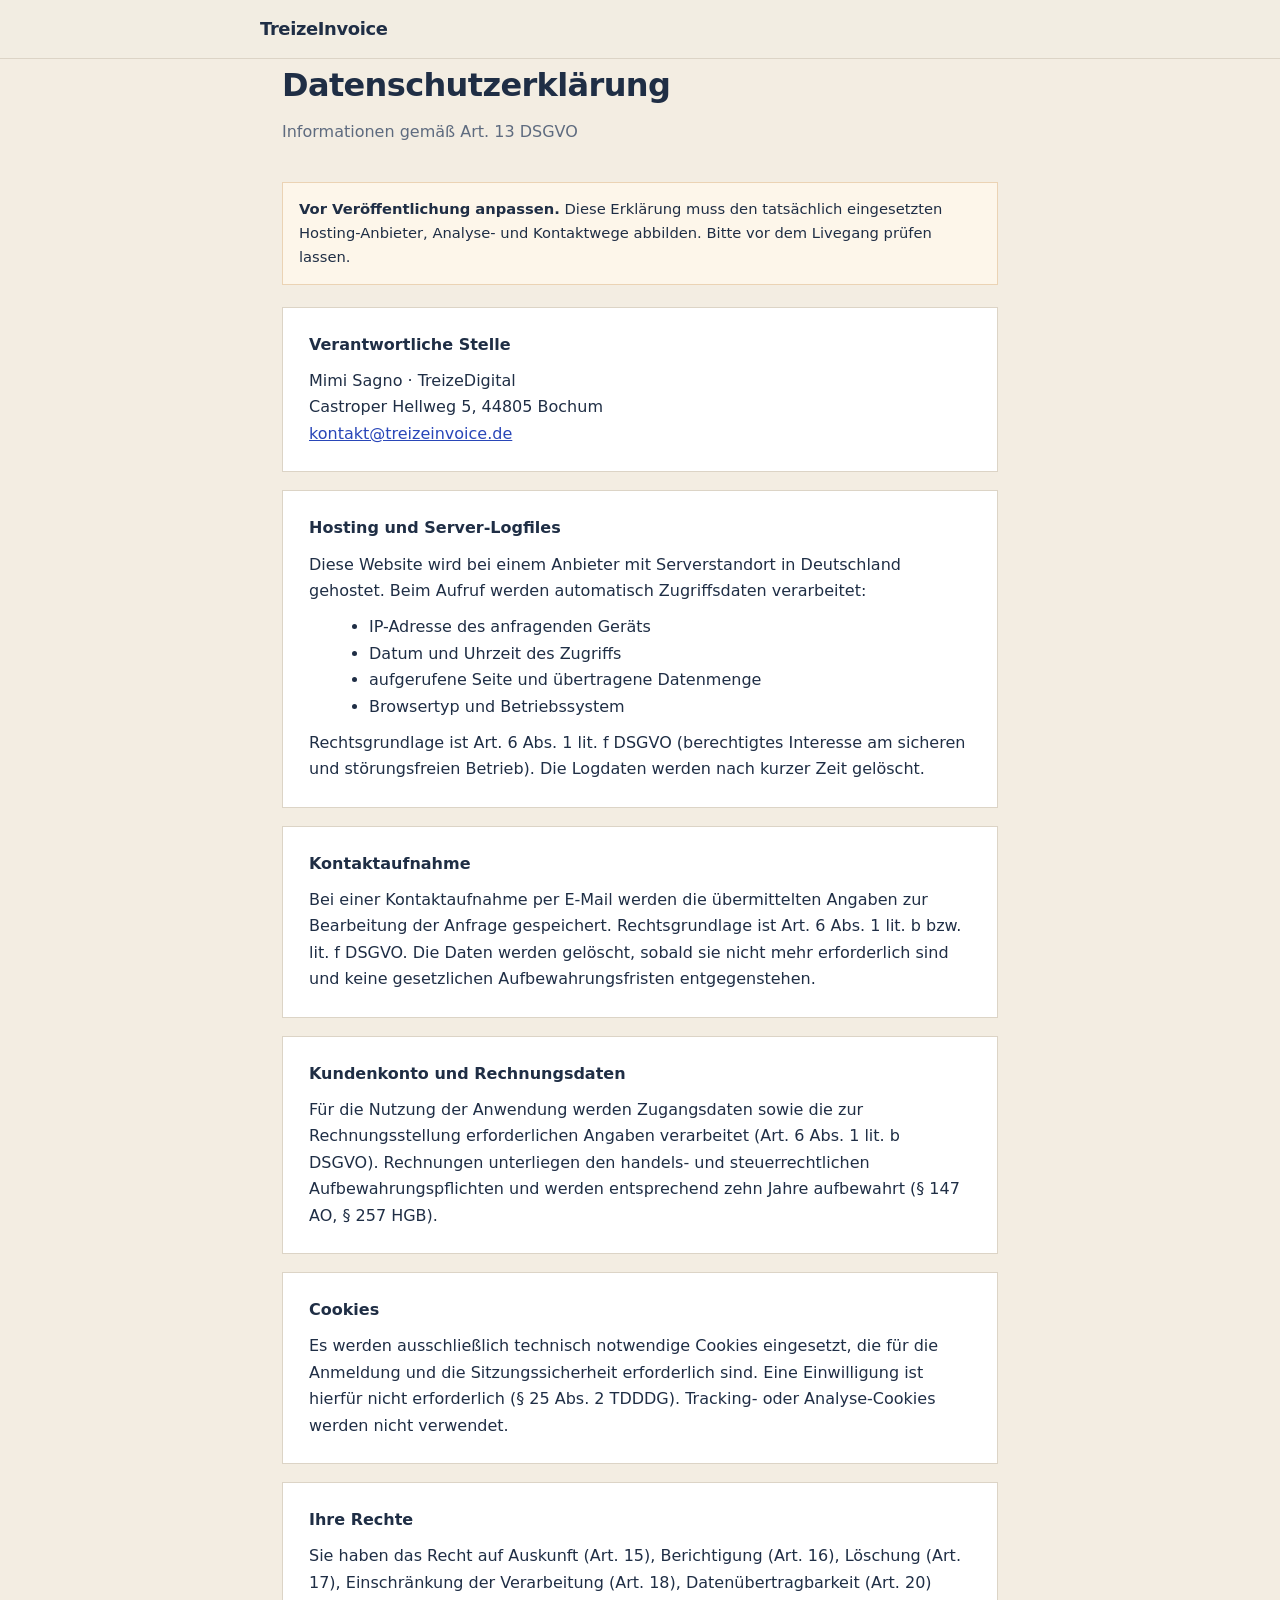
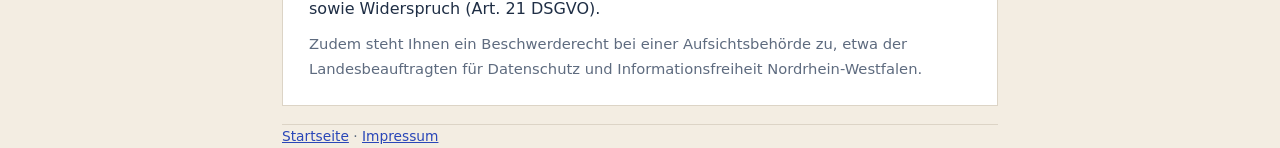
<file: frontend/datenschutz.html>
<!doctype html>
<html lang="de">
<head>
<meta charset="utf-8">
<meta name="viewport" content="width=device-width, initial-scale=1">
<title>Datenschutzerklärung — TreizeInvoice</title>
<meta name="robots" content="noindex">
<style>
  :root{
    --bg:#F3EDE2; --paper:#FFFFFF; --ink:#1F2E45; --ink-soft:#5E6B7F;
    --blue:#2946B8; --line:#DCD4C6;
  }
  *{box-sizing:border-box; margin:0;}
  body{
    background:var(--bg); color:var(--ink); line-height:1.65;
    font-family:"Avenir Next","Segoe UI",system-ui,-apple-system,sans-serif;
  }
  .wrap{max-width:760px; margin:0 auto; padding:0 22px;}
  nav{background:rgba(243,237,226,.93); border-bottom:1px solid var(--line);}
  .nav-in{display:flex; align-items:center; padding:14px 0;}
  .logo{font-weight:800; font-size:1.12rem; letter-spacing:-.02em; text-decoration:none; color:var(--ink);}
  main{padding:56px 0 72px;}
  h1{font-size:2rem; font-weight:800; letter-spacing:-.02em; margin-bottom:8px;}
  .lead{color:var(--ink-soft); margin-bottom:36px;}
  section{background:var(--paper); border:1px solid var(--line); padding:24px 26px; margin-bottom:18px;}
  h2{font-size:1rem; font-weight:700; margin-bottom:10px;}
  p{margin-bottom:10px;}
  p:last-child{margin-bottom:0;}
  ul{margin:0 0 10px 20px;}
  .muted{color:var(--ink-soft); font-size:.92rem;}
  .todo{background:#FDF6EA; border:1px solid #EBD3B4; padding:14px 16px; font-size:.92rem; margin-bottom:22px;}
  a{color:var(--blue);}
  footer{border-top:1px solid var(--line); padding:22px 0; font-size:.86rem; color:var(--ink-soft);}
</style>
</head>
<body>
  <nav><div class="wrap nav-in"><a class="logo" href="/">TreizeInvoice</a></div></nav>

  <main class="wrap">
    <h1>Datenschutzerklärung</h1>
    <p class="lead">Informationen gemäß Art. 13 DSGVO</p>

    <div class="todo">
      <strong>Vor Veröffentlichung anpassen.</strong> Diese Erklärung muss den
      tatsächlich eingesetzten Hosting-Anbieter, Analyse- und Kontaktwege abbilden.
      Bitte vor dem Livegang prüfen lassen.
    </div>

    <section>
      <h2>Verantwortliche Stelle</h2>
      <p>
        Mimi Sagno · TreizeDigital<br>
        Castroper Hellweg 5, 44805 Bochum<br>
        <a href="mailto:kontakt@treizeinvoice.de">kontakt@treizeinvoice.de</a>
      </p>
    </section>

    <section>
      <h2>Hosting und Server-Logfiles</h2>
      <p>
        Diese Website wird bei einem Anbieter mit Serverstandort in Deutschland
        gehostet. Beim Aufruf werden automatisch Zugriffsdaten verarbeitet:
      </p>
      <ul>
        <li>IP-Adresse des anfragenden Geräts</li>
        <li>Datum und Uhrzeit des Zugriffs</li>
        <li>aufgerufene Seite und übertragene Datenmenge</li>
        <li>Browsertyp und Betriebssystem</li>
      </ul>
      <p>
        Rechtsgrundlage ist Art. 6 Abs. 1 lit. f DSGVO (berechtigtes Interesse am
        sicheren und störungsfreien Betrieb). Die Logdaten werden nach kurzer Zeit
        gelöscht.
      </p>
    </section>

    <section>
      <h2>Kontaktaufnahme</h2>
      <p>
        Bei einer Kontaktaufnahme per E-Mail werden die übermittelten Angaben zur
        Bearbeitung der Anfrage gespeichert. Rechtsgrundlage ist Art. 6 Abs. 1
        lit. b bzw. lit. f DSGVO. Die Daten werden gelöscht, sobald sie nicht mehr
        erforderlich sind und keine gesetzlichen Aufbewahrungsfristen entgegenstehen.
      </p>
    </section>

    <section>
      <h2>Kundenkonto und Rechnungsdaten</h2>
      <p>
        Für die Nutzung der Anwendung werden Zugangsdaten sowie die zur
        Rechnungsstellung erforderlichen Angaben verarbeitet (Art. 6 Abs. 1 lit. b
        DSGVO). Rechnungen unterliegen den handels- und steuerrechtlichen
        Aufbewahrungspflichten und werden entsprechend zehn Jahre aufbewahrt
        (§ 147 AO, § 257 HGB).
      </p>
    </section>

    <section>
      <h2>Cookies</h2>
      <p>
        Es werden ausschließlich technisch notwendige Cookies eingesetzt, die für
        die Anmeldung und die Sitzungssicherheit erforderlich sind. Eine
        Einwilligung ist hierfür nicht erforderlich (§ 25 Abs. 2 TDDDG).
        Tracking- oder Analyse-Cookies werden nicht verwendet.
      </p>
    </section>

    <section>
      <h2>Ihre Rechte</h2>
      <p>
        Sie haben das Recht auf Auskunft (Art. 15), Berichtigung (Art. 16),
        Löschung (Art. 17), Einschränkung der Verarbeitung (Art. 18),
        Datenübertragbarkeit (Art. 20) sowie Widerspruch (Art. 21 DSGVO).
      </p>
      <p class="muted">
        Zudem steht Ihnen ein Beschwerderecht bei einer Aufsichtsbehörde zu, etwa
        der Landesbeauftragten für Datenschutz und Informationsfreiheit
        Nordrhein-Westfalen.
      </p>
    </section>

    <footer class="wrap" style="padding-left:0; padding-right:0;">
      <a href="/">Startseite</a> · <a href="/impressum">Impressum</a>
    </footer>
  </main>
</body>
</html>
</file>
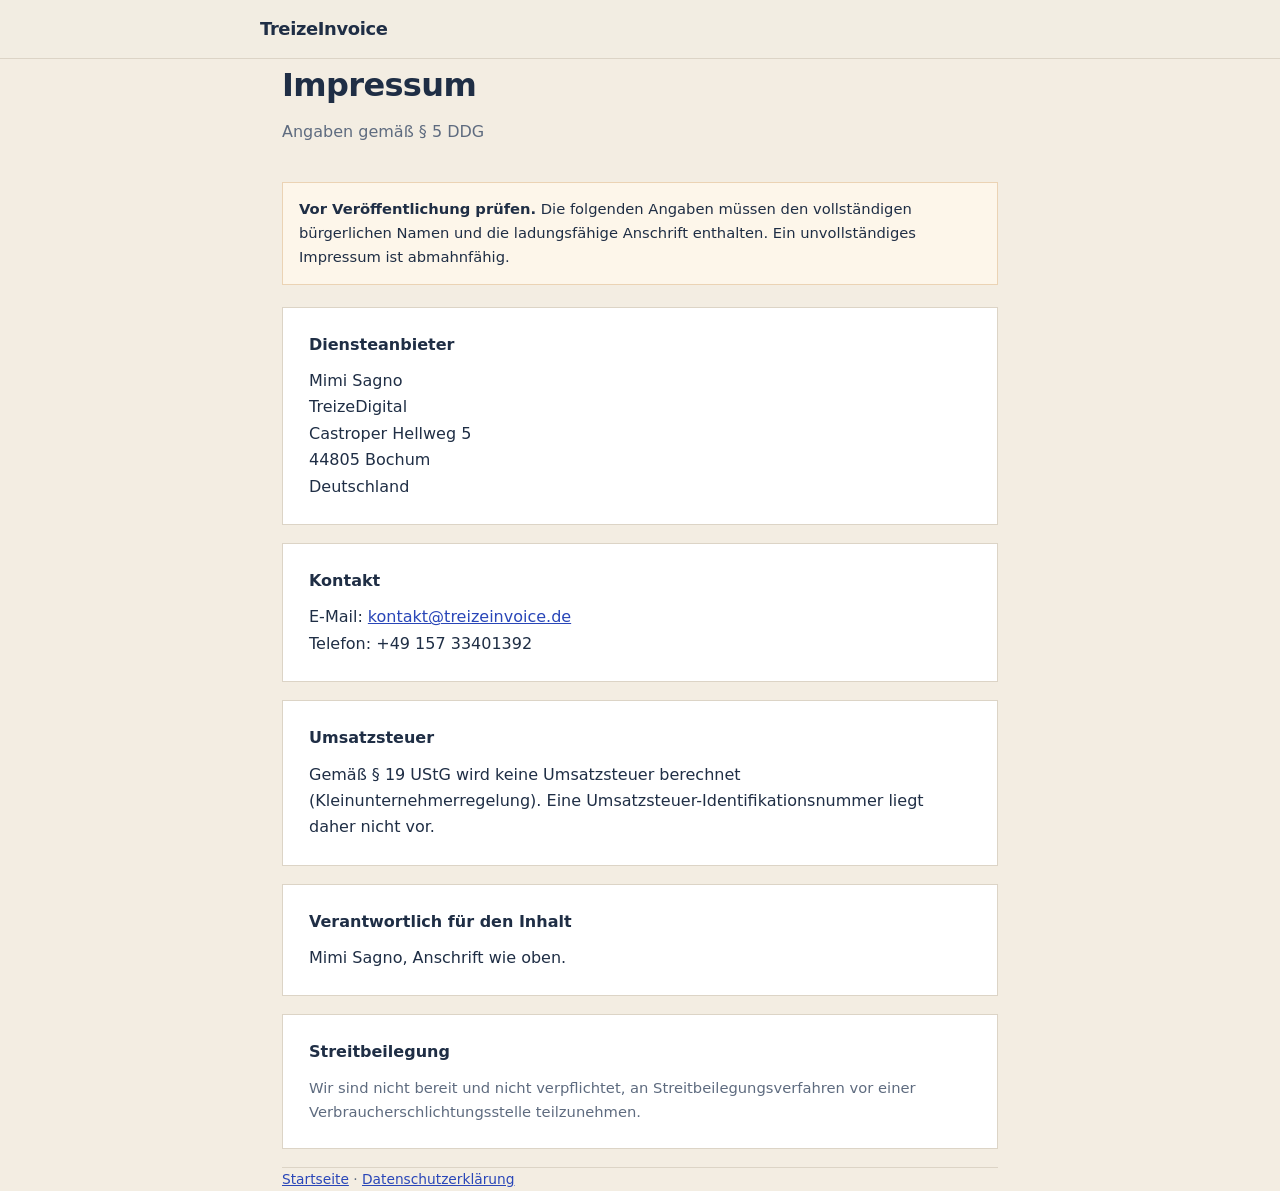
<file: frontend/impressum.html>
<!doctype html>
<html lang="de">
<head>
<meta charset="utf-8">
<meta name="viewport" content="width=device-width, initial-scale=1">
<title>Impressum — TreizeInvoice</title>
<meta name="robots" content="noindex">
<style>
  :root{
    --bg:#F3EDE2; --paper:#FFFFFF; --ink:#1F2E45; --ink-soft:#5E6B7F;
    --blue:#2946B8; --line:#DCD4C6;
  }
  *{box-sizing:border-box; margin:0;}
  body{
    background:var(--bg); color:var(--ink); line-height:1.65;
    font-family:"Avenir Next","Segoe UI",system-ui,-apple-system,sans-serif;
  }
  .wrap{max-width:760px; margin:0 auto; padding:0 22px;}
  nav{background:rgba(243,237,226,.93); border-bottom:1px solid var(--line);}
  .nav-in{display:flex; align-items:center; padding:14px 0;}
  .logo{font-weight:800; font-size:1.12rem; letter-spacing:-.02em; text-decoration:none; color:var(--ink);}
  main{padding:56px 0 72px;}
  h1{font-size:2rem; font-weight:800; letter-spacing:-.02em; margin-bottom:8px;}
  .lead{color:var(--ink-soft); margin-bottom:36px;}
  section{background:var(--paper); border:1px solid var(--line); padding:24px 26px; margin-bottom:18px;}
  h2{font-size:1rem; font-weight:700; margin-bottom:10px;}
  p{margin-bottom:10px;}
  p:last-child{margin-bottom:0;}
  .muted{color:var(--ink-soft); font-size:.92rem;}
  .todo{background:#FDF6EA; border:1px solid #EBD3B4; padding:14px 16px; font-size:.92rem; margin-bottom:22px;}
  a{color:var(--blue);}
  footer{border-top:1px solid var(--line); padding:22px 0; font-size:.86rem; color:var(--ink-soft);}
</style>
</head>
<body>
  <nav><div class="wrap nav-in"><a class="logo" href="/">TreizeInvoice</a></div></nav>

  <main class="wrap">
    <h1>Impressum</h1>
    <p class="lead">Angaben gemäß § 5 DDG</p>

    <div class="todo">
      <strong>Vor Veröffentlichung prüfen.</strong> Die folgenden Angaben müssen den
      vollständigen bürgerlichen Namen und die ladungsfähige Anschrift enthalten.
      Ein unvollständiges Impressum ist abmahnfähig.
    </div>

    <section>
      <h2>Diensteanbieter</h2>
      <p>
        Mimi Sagno<br>
        TreizeDigital<br>
        Castroper Hellweg 5<br>
        44805 Bochum<br>
        Deutschland
      </p>
    </section>

    <section>
      <h2>Kontakt</h2>
      <p>
        E-Mail: <a href="mailto:kontakt@treizeinvoice.de">kontakt@treizeinvoice.de</a><br>
        Telefon: +49 157 33401392
      </p>
    </section>

    <section>
      <h2>Umsatzsteuer</h2>
      <p>
        Gemäß § 19 UStG wird keine Umsatzsteuer berechnet
        (Kleinunternehmerregelung). Eine Umsatzsteuer-Identifikationsnummer
        liegt daher nicht vor.
      </p>
    </section>

    <section>
      <h2>Verantwortlich für den Inhalt</h2>
      <p>Mimi Sagno, Anschrift wie oben.</p>
    </section>

    <section>
      <h2>Streitbeilegung</h2>
      <p class="muted">
        Wir sind nicht bereit und nicht verpflichtet, an Streitbeilegungsverfahren
        vor einer Verbraucherschlichtungsstelle teilzunehmen.
      </p>
    </section>

    <footer class="wrap" style="padding-left:0; padding-right:0;">
      <a href="/">Startseite</a> · <a href="/datenschutz">Datenschutzerklärung</a>
    </footer>
  </main>
</body>
</html>
</file>
